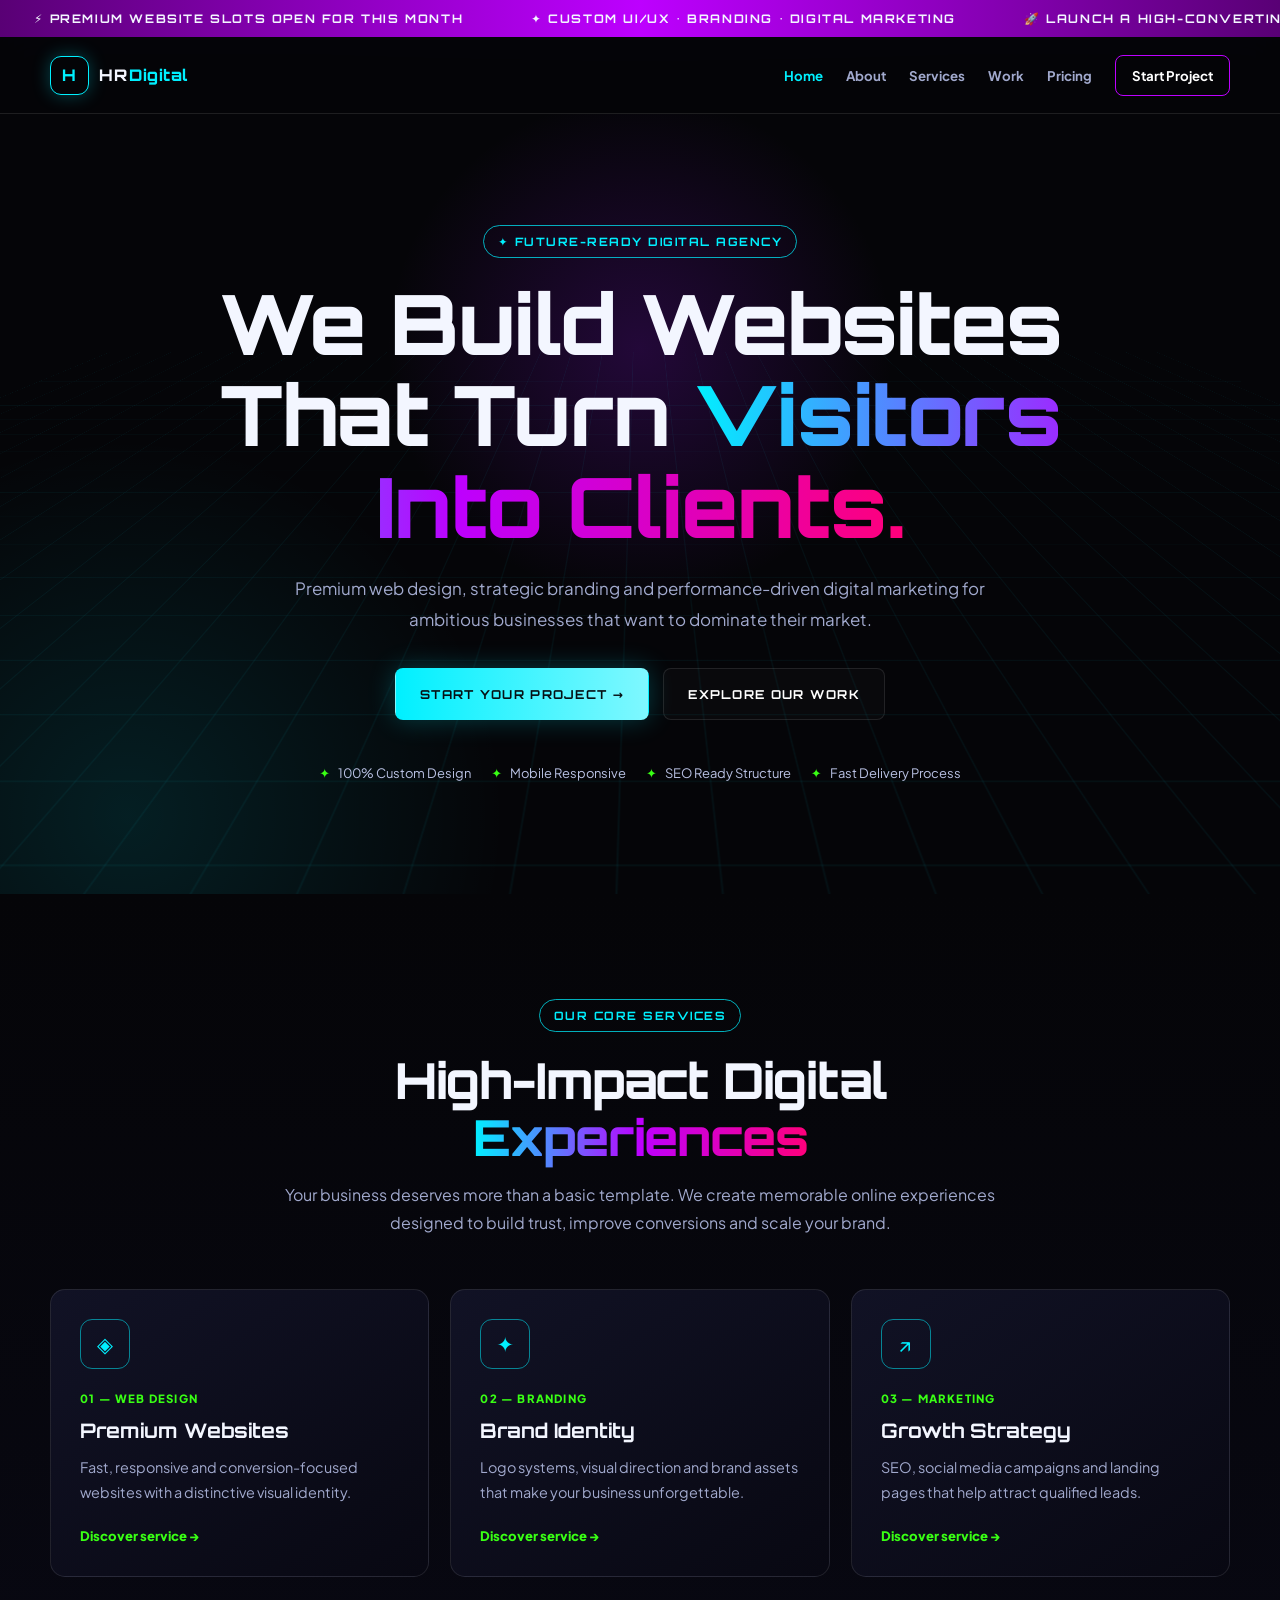
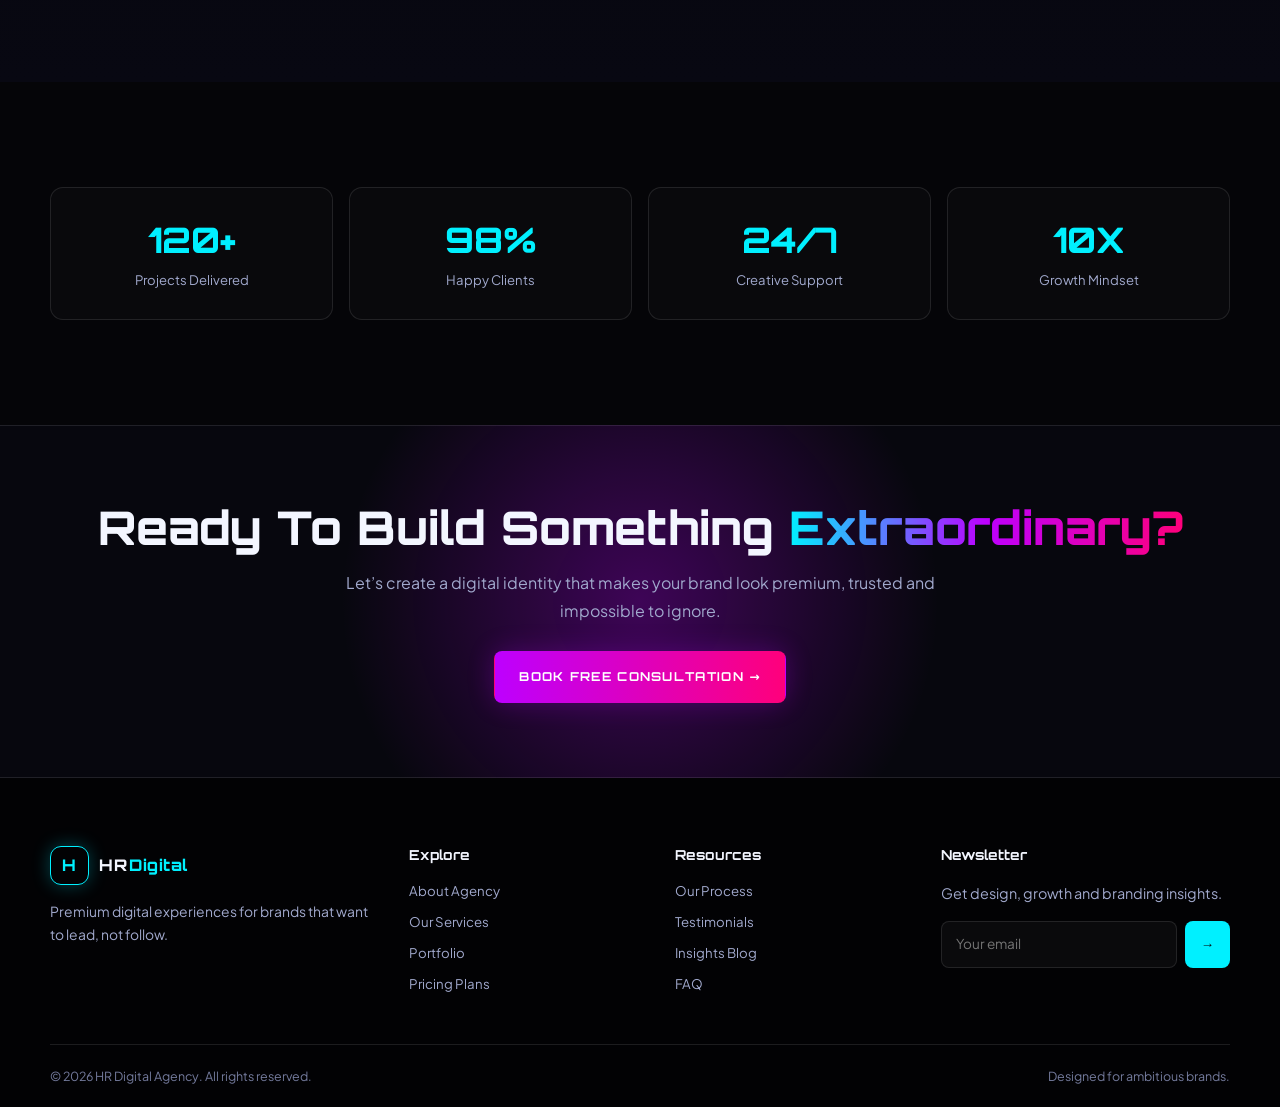
<file: index.html>
<!DOCTYPE html><html lang="en"><head><meta charset="UTF-8"><meta name="viewport" content="width=device-width, initial-scale=1.0"><meta name="description" content="HR Digital — Premium website creator and digital marketing agency."><title>HR Digital — Website Creator & Growth Agency</title><link rel="icon" href="favicon.svg" type="image/svg+xml"><link rel="stylesheet" href="style.css"></head><body><div class="scarcity-ticker"><div class="ticker-wrap"><div class="ticker-item">⚡ Premium website slots open for this month</div><div class="ticker-item">✦ Custom UI/UX • Branding • Digital Marketing</div><div class="ticker-item">🚀 Launch a high-converting digital presence</div><div class="ticker-item">⚡ Premium website slots open for this month</div><div class="ticker-item">✦ Custom UI/UX • Branding • Digital Marketing</div><div class="ticker-item">🚀 Launch a high-converting digital presence</div></div></div><header class="site-header"><div class="container navbar"><a href="index.html" class="logo"><span class="logo-mark">H</span>HR<span>Digital</span></a><button class="menu-toggle" aria-label="Open Menu">☰</button><ul class="nav-links"><li><a href="index.html">Home</a></li><li><a href="about.html">About</a></li><li><a href="services.html">Services</a></li><li><a href="portfolio.html">Work</a></li><li><a href="pricing.html">Pricing</a></li><li><a class="nav-cta" href="contact.html">Start Project</a></li></ul></div></header><main><section class="hero"><div class="hero-content"><span class="agency-badge">✦ Future-Ready Digital Agency</span><h1 class="hero-title">We Build Websites That Turn <span>Visitors Into Clients.</span></h1><p class="hero-subtitle">Premium web design, strategic branding and performance-driven digital marketing for ambitious businesses that want to dominate their market.</p><div class="cta-group"><a href="contact.html" class="btn-neon">Start Your Project →</a><a href="portfolio.html" class="btn-outline">Explore Our Work</a></div><div class="hero-trust"><span>100% Custom Design</span><span>Mobile Responsive</span><span>SEO Ready Structure</span><span>Fast Delivery Process</span></div></div></section><section class="section section-dark"><div class="container"><div class="section-header reveal"><span class="eyebrow">Our Core Services</span><h2>High-Impact Digital <span class="gradient-text">Experiences</span></h2><p class="section-desc">Your business deserves more than a basic template. We create memorable online experiences designed to build trust, improve conversions and scale your brand.</p></div><div class="grid-container"><article class="premium-card reveal"><div class="card-icon">◈</div><span class="card-badge">01 — Web Design</span><h3 class="card-title">Premium Websites</h3><p class="card-text">Fast, responsive and conversion-focused websites with a distinctive visual identity.</p><a href="services.html" class="card-link">Discover service →</a></article><article class="premium-card reveal"><div class="card-icon">✦</div><span class="card-badge">02 — Branding</span><h3 class="card-title">Brand Identity</h3><p class="card-text">Logo systems, visual direction and brand assets that make your business unforgettable.</p><a href="services.html" class="card-link">Discover service →</a></article><article class="premium-card reveal"><div class="card-icon">↗</div><span class="card-badge">03 — Marketing</span><h3 class="card-title">Growth Strategy</h3><p class="card-text">SEO, social media campaigns and landing pages that help attract qualified leads.</p><a href="services.html" class="card-link">Discover service →</a></article></div></div></section><section class="section"><div class="container"><div class="stats-grid reveal"><div class="stat-card"><div class="stat-number">120+</div><div class="stat-label">Projects Delivered</div></div><div class="stat-card"><div class="stat-number">98%</div><div class="stat-label">Happy Clients</div></div><div class="stat-card"><div class="stat-number">24/7</div><div class="stat-label">Creative Support</div></div><div class="stat-card"><div class="stat-number">10X</div><div class="stat-label">Growth Mindset</div></div></div></div></section><section class="bottom-cta"><div class="container reveal"><h2>Ready To Build Something <span class="gradient-text">Extraordinary?</span></h2><p>Let’s create a digital identity that makes your brand look premium, trusted and impossible to ignore.</p><a href="contact.html" class="btn-neon btn-purple">Book Free Consultation →</a></div></section></main><footer class="footer-agency"><div class="container"><div class="footer-grid"><div class="footer-brand"><a href="index.html" class="logo"><span class="logo-mark">H</span>HR<span>Digital</span></a><p>Premium digital experiences for brands that want to lead, not follow.</p></div><div><h4 class="footer-title">Explore</h4><ul class="footer-links"><li><a href="about.html">About Agency</a></li><li><a href="services.html">Our Services</a></li><li><a href="portfolio.html">Portfolio</a></li><li><a href="pricing.html">Pricing Plans</a></li></ul></div><div><h4 class="footer-title">Resources</h4><ul class="footer-links"><li><a href="process.html">Our Process</a></li><li><a href="testimonials.html">Testimonials</a></li><li><a href="blog.html">Insights Blog</a></li><li><a href="faq.html">FAQ</a></li></ul></div><div><h4 class="footer-title">Newsletter</h4><p class="card-text">Get design, growth and branding insights.</p><form class="footer-newsletter"><input type="email" name="newsletter-email" placeholder="Your email" aria-label="Your email" required><button type="submit">→</button></form></div></div><div class="footer-bottom"><span>© 2026 HR Digital Agency. All rights reserved.</span><span>Designed for ambitious brands.</span></div></div></footer><script src="script.js"></script></body></html>
</file>
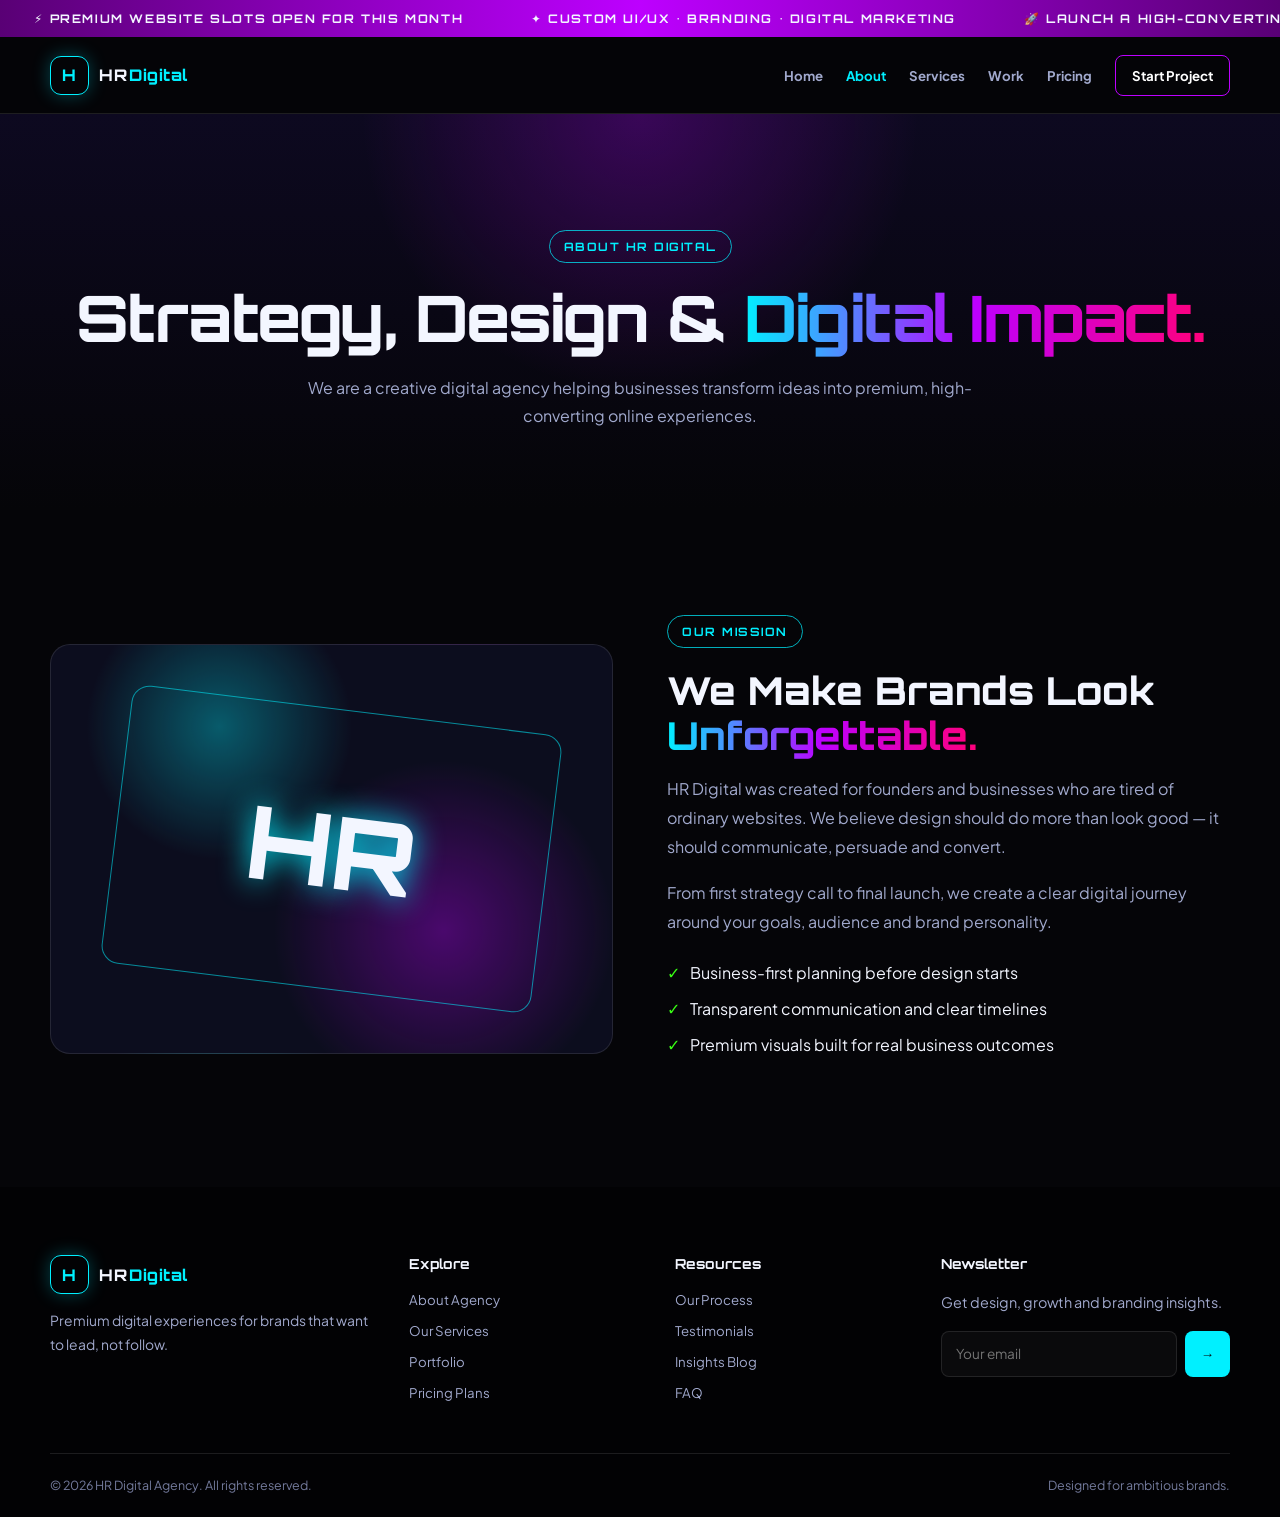
<file: about.html>
<!DOCTYPE html><html lang="en"><head><meta charset="UTF-8"><meta name="viewport" content="width=device-width, initial-scale=1.0"><meta name="description" content="HR Digital — Premium website creator and digital marketing agency."><title>About — HR Digital</title><link rel="icon" href="favicon.svg" type="image/svg+xml"><link rel="stylesheet" href="style.css"></head><body><div class="scarcity-ticker"><div class="ticker-wrap"><div class="ticker-item">⚡ Premium website slots open for this month</div><div class="ticker-item">✦ Custom UI/UX • Branding • Digital Marketing</div><div class="ticker-item">🚀 Launch a high-converting digital presence</div><div class="ticker-item">⚡ Premium website slots open for this month</div><div class="ticker-item">✦ Custom UI/UX • Branding • Digital Marketing</div><div class="ticker-item">🚀 Launch a high-converting digital presence</div></div></div><header class="site-header"><div class="container navbar"><a href="index.html" class="logo"><span class="logo-mark">H</span>HR<span>Digital</span></a><button class="menu-toggle" aria-label="Open Menu">☰</button><ul class="nav-links"><li><a href="index.html">Home</a></li><li><a href="about.html">About</a></li><li><a href="services.html">Services</a></li><li><a href="portfolio.html">Work</a></li><li><a href="pricing.html">Pricing</a></li><li><a class="nav-cta" href="contact.html">Start Project</a></li></ul></div></header><main><section class="page-hero"><div class="container"><span class="eyebrow">About HR Digital</span><h1>Strategy, Design & <span class="gradient-text">Digital Impact.</span></h1><p>We are a creative digital agency helping businesses transform ideas into premium, high-converting online experiences.</p></div></section><section class="section"><div class="container about-layout"><div class="about-visual reveal"></div><div class="about-content reveal"><span class="eyebrow">Our Mission</span><h2>We Make Brands Look <span class="gradient-text">Unforgettable.</span></h2><p>HR Digital was created for founders and businesses who are tired of ordinary websites. We believe design should do more than look good — it should communicate, persuade and convert.</p><p>From first strategy call to final launch, we create a clear digital journey around your goals, audience and brand personality.</p><ul class="check-list"><li>Business-first planning before design starts</li><li>Transparent communication and clear timelines</li><li>Premium visuals built for real business outcomes</li></ul></div></div></section></main><footer class="footer-agency"><div class="container"><div class="footer-grid"><div class="footer-brand"><a href="index.html" class="logo"><span class="logo-mark">H</span>HR<span>Digital</span></a><p>Premium digital experiences for brands that want to lead, not follow.</p></div><div><h4 class="footer-title">Explore</h4><ul class="footer-links"><li><a href="about.html">About Agency</a></li><li><a href="services.html">Our Services</a></li><li><a href="portfolio.html">Portfolio</a></li><li><a href="pricing.html">Pricing Plans</a></li></ul></div><div><h4 class="footer-title">Resources</h4><ul class="footer-links"><li><a href="process.html">Our Process</a></li><li><a href="testimonials.html">Testimonials</a></li><li><a href="blog.html">Insights Blog</a></li><li><a href="faq.html">FAQ</a></li></ul></div><div><h4 class="footer-title">Newsletter</h4><p class="card-text">Get design, growth and branding insights.</p><form class="footer-newsletter"><input type="email" name="newsletter-email" placeholder="Your email" aria-label="Your email" required><button type="submit">→</button></form></div></div><div class="footer-bottom"><span>© 2026 HR Digital Agency. All rights reserved.</span><span>Designed for ambitious brands.</span></div></div></footer><script src="script.js"></script></body></html>
</file>
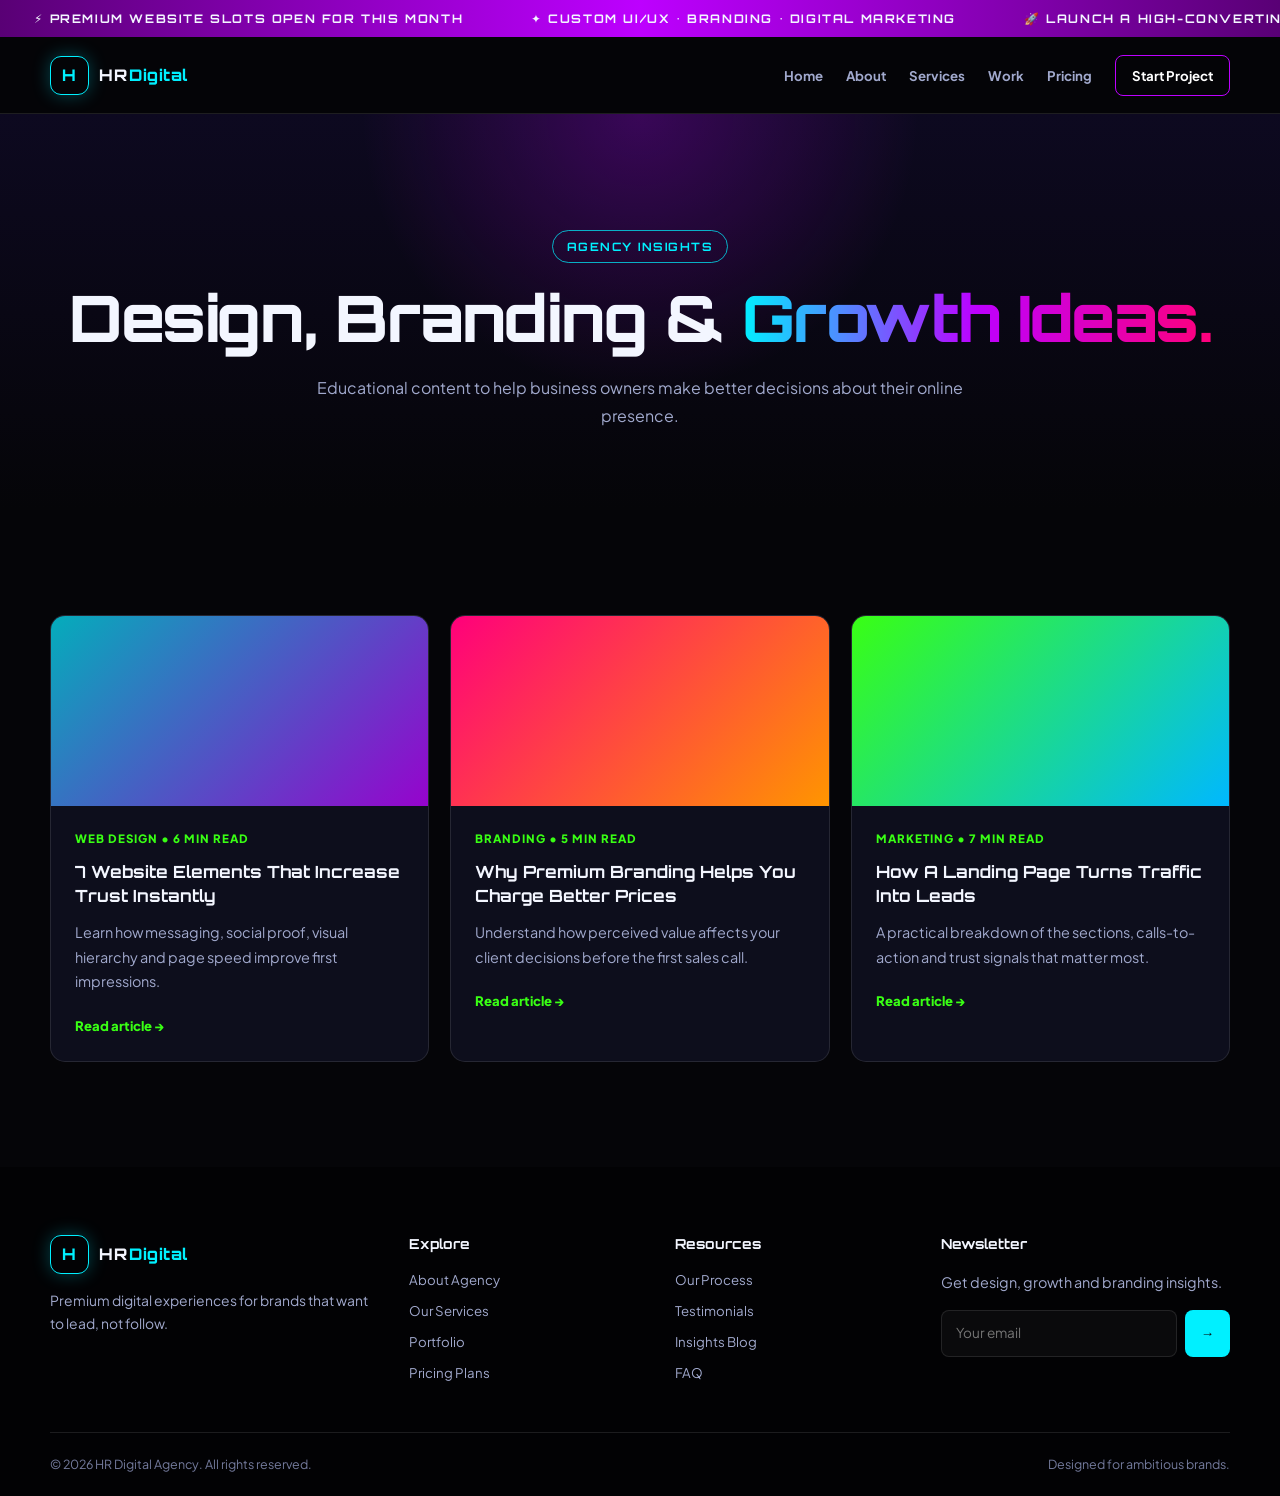
<file: blog.html>
<!DOCTYPE html><html lang="en"><head><meta charset="UTF-8"><meta name="viewport" content="width=device-width, initial-scale=1.0"><meta name="description" content="HR Digital — Premium website creator and digital marketing agency."><title>Blog — HR Digital</title><link rel="icon" href="favicon.svg" type="image/svg+xml"><link rel="stylesheet" href="style.css"></head><body><div class="scarcity-ticker"><div class="ticker-wrap"><div class="ticker-item">⚡ Premium website slots open for this month</div><div class="ticker-item">✦ Custom UI/UX • Branding • Digital Marketing</div><div class="ticker-item">🚀 Launch a high-converting digital presence</div><div class="ticker-item">⚡ Premium website slots open for this month</div><div class="ticker-item">✦ Custom UI/UX • Branding • Digital Marketing</div><div class="ticker-item">🚀 Launch a high-converting digital presence</div></div></div><header class="site-header"><div class="container navbar"><a href="index.html" class="logo"><span class="logo-mark">H</span>HR<span>Digital</span></a><button class="menu-toggle" aria-label="Open Menu">☰</button><ul class="nav-links"><li><a href="index.html">Home</a></li><li><a href="about.html">About</a></li><li><a href="services.html">Services</a></li><li><a href="portfolio.html">Work</a></li><li><a href="pricing.html">Pricing</a></li><li><a class="nav-cta" href="contact.html">Start Project</a></li></ul></div></header><main><section class="page-hero"><div class="container"><span class="eyebrow">Agency Insights</span><h1>Design, Branding & <span class="gradient-text">Growth Ideas.</span></h1><p>Educational content to help business owners make better decisions about their online presence.</p></div></section><section class="section"><div class="container blog-grid"><article class="blog-card reveal"><div class="blog-visual"></div><div class="blog-content"><span class="blog-meta">Web Design • 6 Min Read</span><h3>7 Website Elements That Increase Trust Instantly</h3><p>Learn how messaging, social proof, visual hierarchy and page speed improve first impressions.</p><a href="contact.html" class="card-link">Read article →</a></div></article><article class="blog-card reveal"><div class="blog-visual"></div><div class="blog-content"><span class="blog-meta">Branding • 5 Min Read</span><h3>Why Premium Branding Helps You Charge Better Prices</h3><p>Understand how perceived value affects your client decisions before the first sales call.</p><a href="contact.html" class="card-link">Read article →</a></div></article><article class="blog-card reveal"><div class="blog-visual"></div><div class="blog-content"><span class="blog-meta">Marketing • 7 Min Read</span><h3>How A Landing Page Turns Traffic Into Leads</h3><p>A practical breakdown of the sections, calls-to-action and trust signals that matter most.</p><a href="contact.html" class="card-link">Read article →</a></div></article></div></section></main><footer class="footer-agency"><div class="container"><div class="footer-grid"><div class="footer-brand"><a href="index.html" class="logo"><span class="logo-mark">H</span>HR<span>Digital</span></a><p>Premium digital experiences for brands that want to lead, not follow.</p></div><div><h4 class="footer-title">Explore</h4><ul class="footer-links"><li><a href="about.html">About Agency</a></li><li><a href="services.html">Our Services</a></li><li><a href="portfolio.html">Portfolio</a></li><li><a href="pricing.html">Pricing Plans</a></li></ul></div><div><h4 class="footer-title">Resources</h4><ul class="footer-links"><li><a href="process.html">Our Process</a></li><li><a href="testimonials.html">Testimonials</a></li><li><a href="blog.html">Insights Blog</a></li><li><a href="faq.html">FAQ</a></li></ul></div><div><h4 class="footer-title">Newsletter</h4><p class="card-text">Get design, growth and branding insights.</p><form class="footer-newsletter"><input type="email" name="newsletter-email" placeholder="Your email" aria-label="Your email" required><button type="submit">→</button></form></div></div><div class="footer-bottom"><span>© 2026 HR Digital Agency. All rights reserved.</span><span>Designed for ambitious brands.</span></div></div></footer><script src="script.js"></script></body></html>
</file>
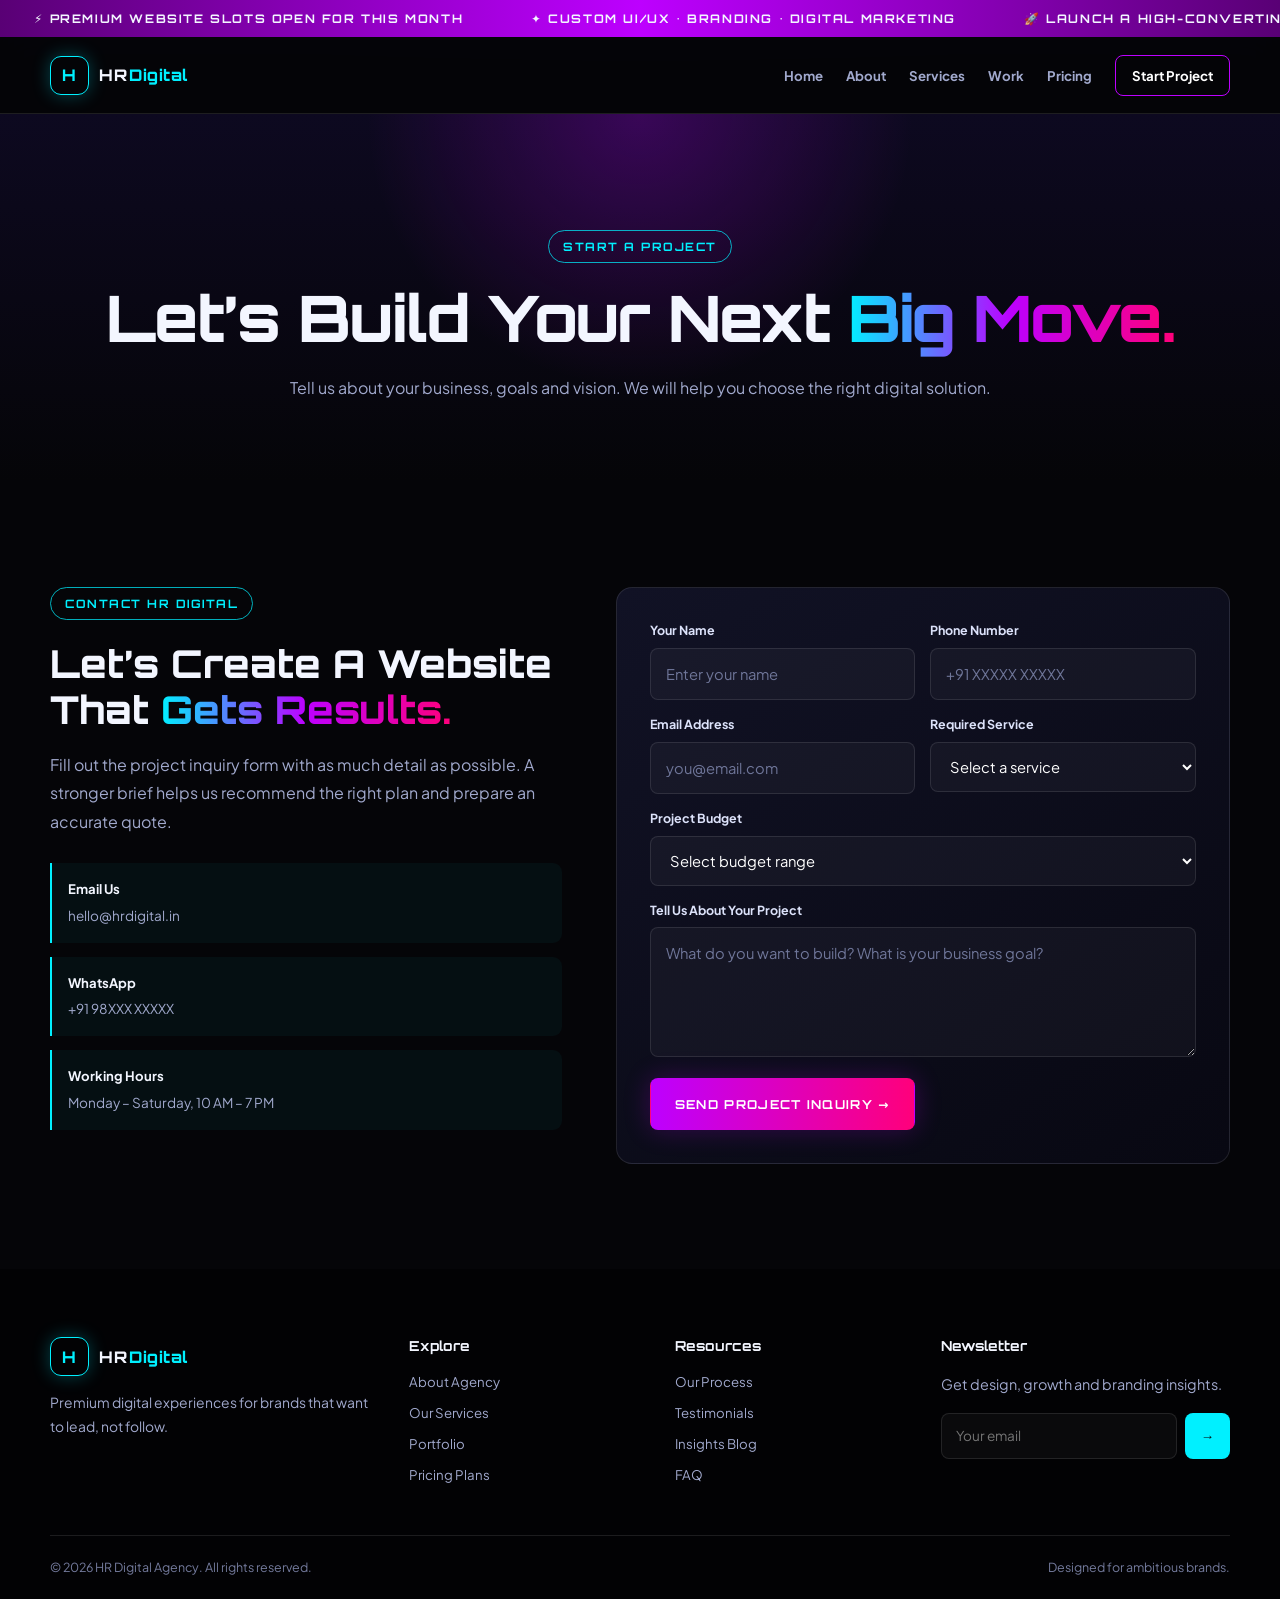
<file: contact.html>
<!DOCTYPE html><html lang="en"><head><meta charset="UTF-8"><meta name="viewport" content="width=device-width, initial-scale=1.0"><meta name="description" content="HR Digital — Premium website creator and digital marketing agency."><title>Contact — HR Digital</title><link rel="icon" href="favicon.svg" type="image/svg+xml"><link rel="stylesheet" href="style.css"></head><body><div class="scarcity-ticker"><div class="ticker-wrap"><div class="ticker-item">⚡ Premium website slots open for this month</div><div class="ticker-item">✦ Custom UI/UX • Branding • Digital Marketing</div><div class="ticker-item">🚀 Launch a high-converting digital presence</div><div class="ticker-item">⚡ Premium website slots open for this month</div><div class="ticker-item">✦ Custom UI/UX • Branding • Digital Marketing</div><div class="ticker-item">🚀 Launch a high-converting digital presence</div></div></div><header class="site-header"><div class="container navbar"><a href="index.html" class="logo"><span class="logo-mark">H</span>HR<span>Digital</span></a><button class="menu-toggle" aria-label="Open Menu">☰</button><ul class="nav-links"><li><a href="index.html">Home</a></li><li><a href="about.html">About</a></li><li><a href="services.html">Services</a></li><li><a href="portfolio.html">Work</a></li><li><a href="pricing.html">Pricing</a></li><li><a class="nav-cta" href="contact.html">Start Project</a></li></ul></div></header><main><section class="page-hero"><div class="container"><span class="eyebrow">Start A Project</span><h1>Let’s Build Your Next <span class="gradient-text">Big Move.</span></h1><p>Tell us about your business, goals and vision. We will help you choose the right digital solution.</p></div></section><section class="section"><div class="container contact-layout"><div class="contact-info reveal"><span class="eyebrow">Contact HR Digital</span><h2>Let’s Create A Website That <span class="gradient-text">Gets Results.</span></h2><p>Fill out the project inquiry form with as much detail as possible. A stronger brief helps us recommend the right plan and prepare an accurate quote.</p><div class="contact-details"><div class="contact-detail"><strong>Email Us</strong><span>hello@hrdigital.in</span></div><div class="contact-detail"><strong>WhatsApp</strong><span>+91 98XXX XXXXX</span></div><div class="contact-detail"><strong>Working Hours</strong><span>Monday – Saturday, 10 AM – 7 PM</span></div></div></div><form class="contact-form reveal"><div class="form-grid"><div class="form-group"><label for="name">Your Name</label><input class="form-control" id="name" name="name" autocomplete="name" type="text" placeholder="Enter your name" required></div><div class="form-group"><label for="phone">Phone Number</label><input class="form-control" id="phone" name="phone" autocomplete="tel" type="tel" placeholder="+91 XXXXX XXXXX" required></div><div class="form-group"><label for="email">Email Address</label><input class="form-control" id="email" name="email" autocomplete="email" type="email" placeholder="you@email.com" required></div><div class="form-group"><label for="service">Required Service</label><select class="form-control" id="service" name="service" required><option value="">Select a service</option><option>Website Design</option><option>E-Commerce Website</option><option>Brand Identity</option><option>Digital Marketing</option><option>Custom Package</option></select></div><div class="form-group full"><label for="budget">Project Budget</label><select class="form-control" id="budget" name="budget" required><option value="">Select budget range</option><option>₹10,000 – ₹25,000</option><option>₹25,000 – ₹50,000</option><option>₹50,000 – ₹1,00,000</option><option>₹1,00,000+</option></select></div><div class="form-group full"><label for="message">Tell Us About Your Project</label><textarea class="form-control" id="message" name="message" placeholder="What do you want to build? What is your business goal?" required></textarea></div><div class="form-group full"><button class="btn-neon btn-purple" type="submit">Send Project Inquiry →</button></div></div></form></div></section></main><footer class="footer-agency"><div class="container"><div class="footer-grid"><div class="footer-brand"><a href="index.html" class="logo"><span class="logo-mark">H</span>HR<span>Digital</span></a><p>Premium digital experiences for brands that want to lead, not follow.</p></div><div><h4 class="footer-title">Explore</h4><ul class="footer-links"><li><a href="about.html">About Agency</a></li><li><a href="services.html">Our Services</a></li><li><a href="portfolio.html">Portfolio</a></li><li><a href="pricing.html">Pricing Plans</a></li></ul></div><div><h4 class="footer-title">Resources</h4><ul class="footer-links"><li><a href="process.html">Our Process</a></li><li><a href="testimonials.html">Testimonials</a></li><li><a href="blog.html">Insights Blog</a></li><li><a href="faq.html">FAQ</a></li></ul></div><div><h4 class="footer-title">Newsletter</h4><p class="card-text">Get design, growth and branding insights.</p><form class="footer-newsletter"><input type="email" name="newsletter-email" placeholder="Your email" aria-label="Your email" required><button type="submit">→</button></form></div></div><div class="footer-bottom"><span>© 2026 HR Digital Agency. All rights reserved.</span><span>Designed for ambitious brands.</span></div></div></footer><script src="script.js"></script></body></html>
</file>
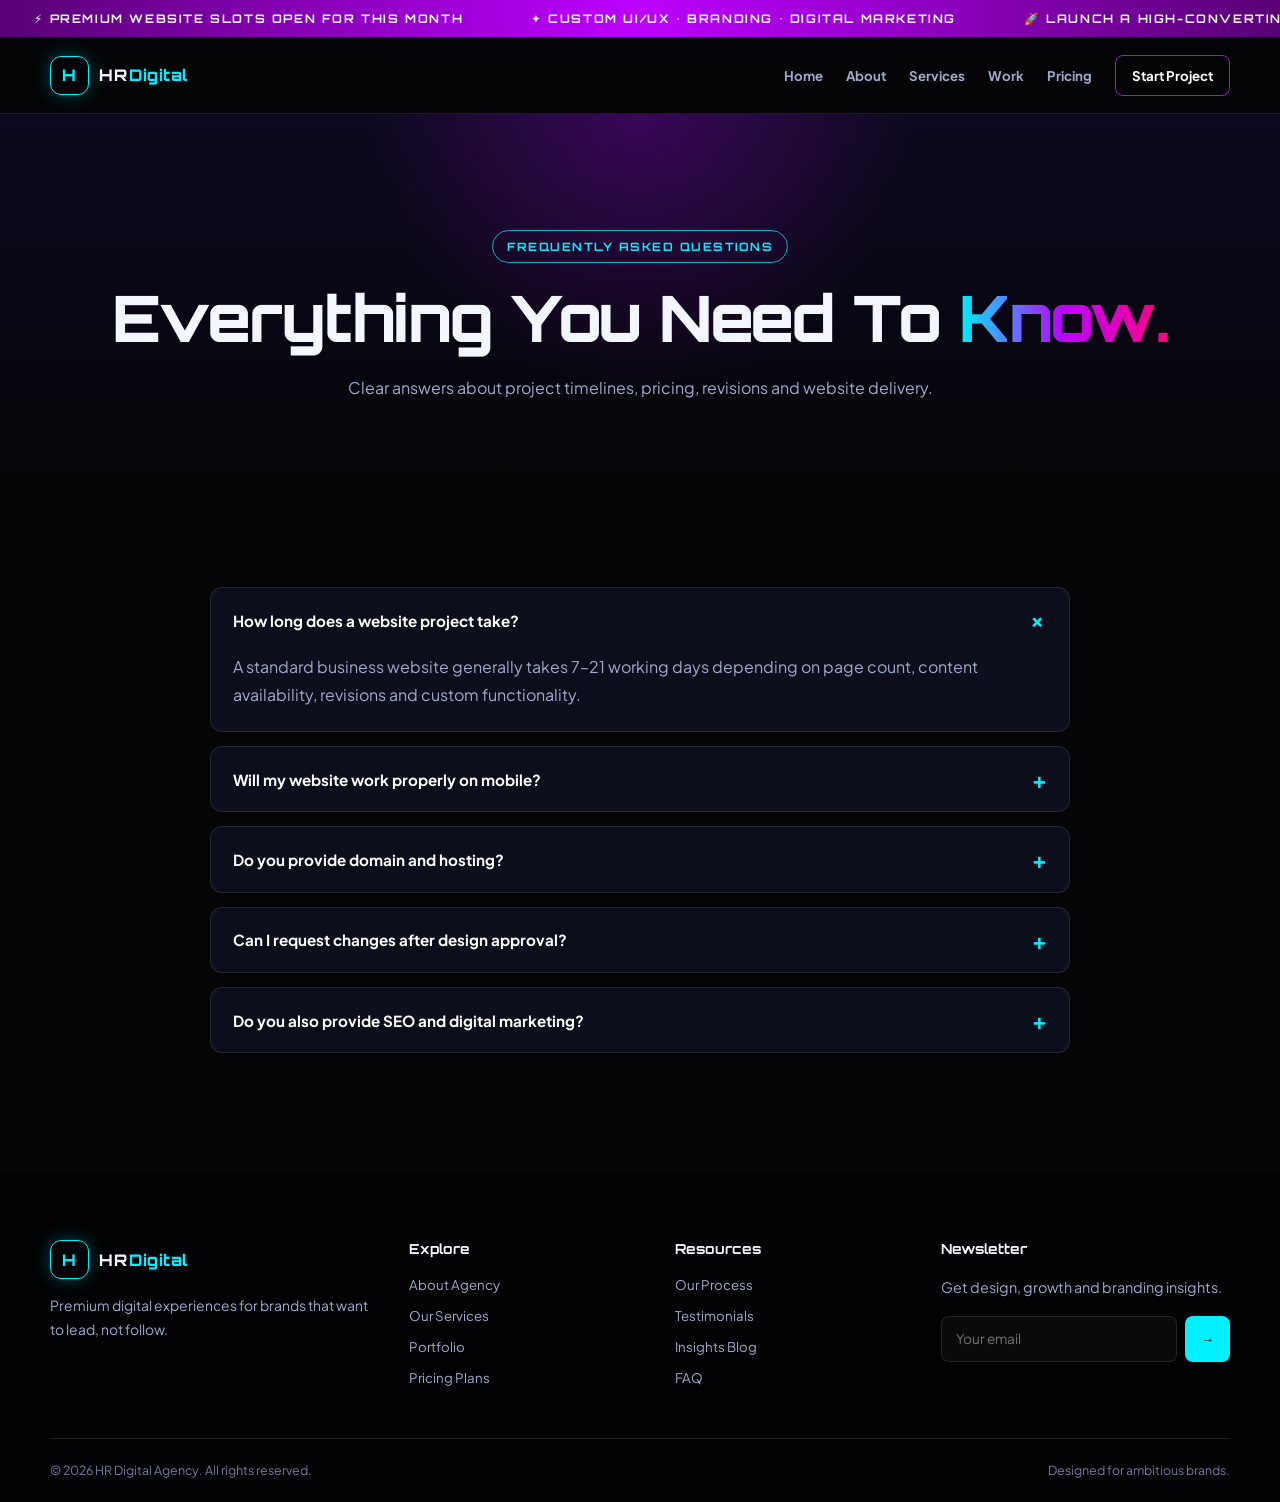
<file: faq.html>
<!DOCTYPE html><html lang="en"><head><meta charset="UTF-8"><meta name="viewport" content="width=device-width, initial-scale=1.0"><meta name="description" content="HR Digital — Premium website creator and digital marketing agency."><title>FAQ — HR Digital</title><link rel="icon" href="favicon.svg" type="image/svg+xml"><link rel="stylesheet" href="style.css"></head><body><div class="scarcity-ticker"><div class="ticker-wrap"><div class="ticker-item">⚡ Premium website slots open for this month</div><div class="ticker-item">✦ Custom UI/UX • Branding • Digital Marketing</div><div class="ticker-item">🚀 Launch a high-converting digital presence</div><div class="ticker-item">⚡ Premium website slots open for this month</div><div class="ticker-item">✦ Custom UI/UX • Branding • Digital Marketing</div><div class="ticker-item">🚀 Launch a high-converting digital presence</div></div></div><header class="site-header"><div class="container navbar"><a href="index.html" class="logo"><span class="logo-mark">H</span>HR<span>Digital</span></a><button class="menu-toggle" aria-label="Open Menu">☰</button><ul class="nav-links"><li><a href="index.html">Home</a></li><li><a href="about.html">About</a></li><li><a href="services.html">Services</a></li><li><a href="portfolio.html">Work</a></li><li><a href="pricing.html">Pricing</a></li><li><a class="nav-cta" href="contact.html">Start Project</a></li></ul></div></header><main><section class="page-hero"><div class="container"><span class="eyebrow">Frequently Asked Questions</span><h1>Everything You Need To <span class="gradient-text">Know.</span></h1><p>Clear answers about project timelines, pricing, revisions and website delivery.</p></div></section><section class="section"><div class="container faq-wrap"><article class="faq-item active reveal"><button class="faq-question">How long does a website project take?<span>+</span></button><div class="faq-answer"><div><p>A standard business website generally takes 7–21 working days depending on page count, content availability, revisions and custom functionality.</p></div></div></article><article class="faq-item  reveal"><button class="faq-question">Will my website work properly on mobile?<span>+</span></button><div class="faq-answer"><div><p>Yes. Every website is designed responsively for mobile, tablet, laptop and desktop screens.</p></div></div></article><article class="faq-item  reveal"><button class="faq-question">Do you provide domain and hosting?<span>+</span></button><div class="faq-answer"><div><p>We can guide you through domain and hosting selection, or set it up for you as part of a custom package.</p></div></div></article><article class="faq-item  reveal"><button class="faq-question">Can I request changes after design approval?<span>+</span></button><div class="faq-answer"><div><p>Yes. Each package includes defined revision rounds. Additional requests can also be handled transparently.</p></div></div></article><article class="faq-item  reveal"><button class="faq-question">Do you also provide SEO and digital marketing?<span>+</span></button><div class="faq-answer"><div><p>Yes. We can include SEO setup, landing pages, branding assets and growth-focused marketing support.</p></div></div></article></div></section></main><footer class="footer-agency"><div class="container"><div class="footer-grid"><div class="footer-brand"><a href="index.html" class="logo"><span class="logo-mark">H</span>HR<span>Digital</span></a><p>Premium digital experiences for brands that want to lead, not follow.</p></div><div><h4 class="footer-title">Explore</h4><ul class="footer-links"><li><a href="about.html">About Agency</a></li><li><a href="services.html">Our Services</a></li><li><a href="portfolio.html">Portfolio</a></li><li><a href="pricing.html">Pricing Plans</a></li></ul></div><div><h4 class="footer-title">Resources</h4><ul class="footer-links"><li><a href="process.html">Our Process</a></li><li><a href="testimonials.html">Testimonials</a></li><li><a href="blog.html">Insights Blog</a></li><li><a href="faq.html">FAQ</a></li></ul></div><div><h4 class="footer-title">Newsletter</h4><p class="card-text">Get design, growth and branding insights.</p><form class="footer-newsletter"><input type="email" name="newsletter-email" placeholder="Your email" aria-label="Your email" required><button type="submit">→</button></form></div></div><div class="footer-bottom"><span>© 2026 HR Digital Agency. All rights reserved.</span><span>Designed for ambitious brands.</span></div></div></footer><script src="script.js"></script></body></html>
</file>
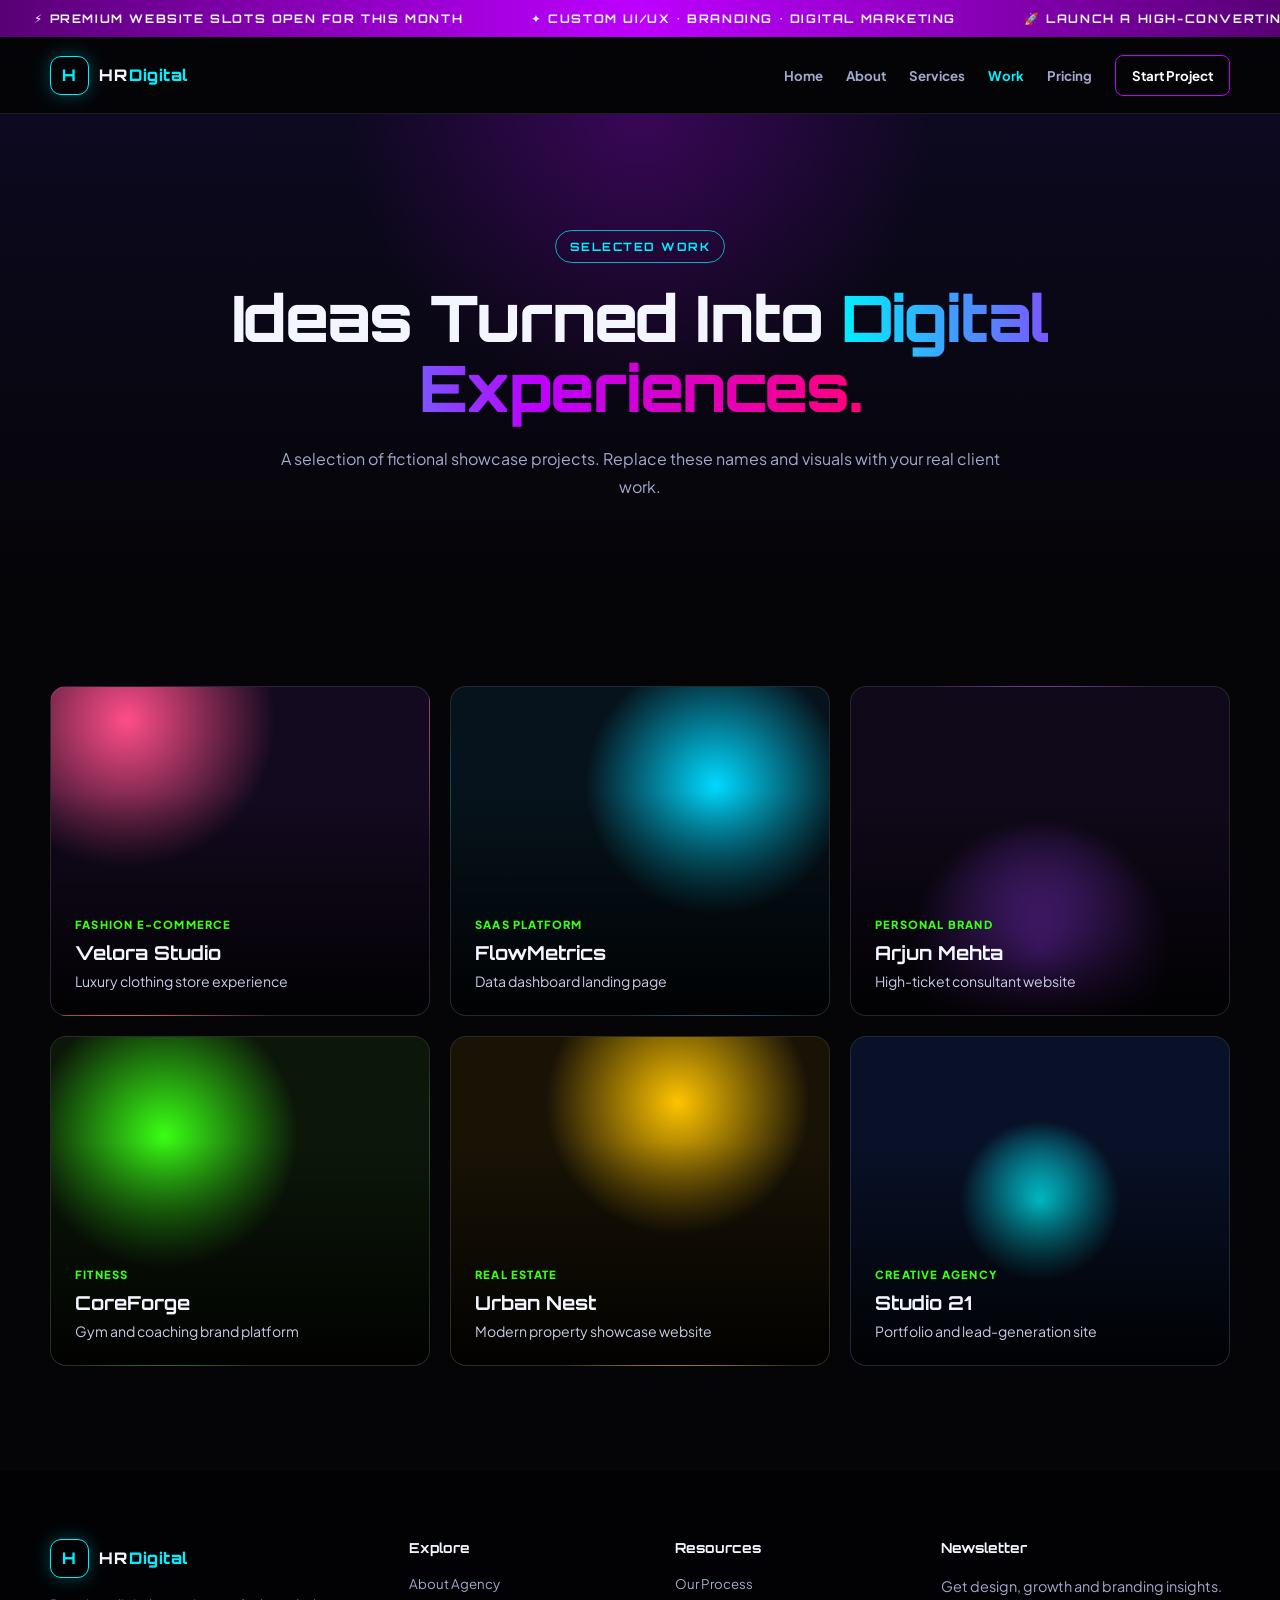
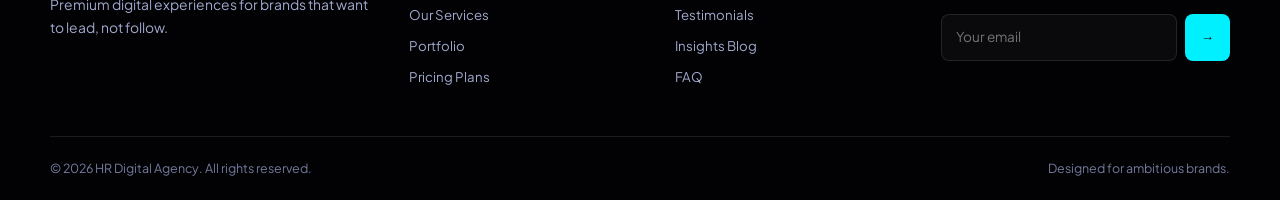
<file: portfolio.html>
<!DOCTYPE html><html lang="en"><head><meta charset="UTF-8"><meta name="viewport" content="width=device-width, initial-scale=1.0"><meta name="description" content="HR Digital — Premium website creator and digital marketing agency."><title>Portfolio — HR Digital</title><link rel="icon" href="favicon.svg" type="image/svg+xml"><link rel="stylesheet" href="style.css"></head><body><div class="scarcity-ticker"><div class="ticker-wrap"><div class="ticker-item">⚡ Premium website slots open for this month</div><div class="ticker-item">✦ Custom UI/UX • Branding • Digital Marketing</div><div class="ticker-item">🚀 Launch a high-converting digital presence</div><div class="ticker-item">⚡ Premium website slots open for this month</div><div class="ticker-item">✦ Custom UI/UX • Branding • Digital Marketing</div><div class="ticker-item">🚀 Launch a high-converting digital presence</div></div></div><header class="site-header"><div class="container navbar"><a href="index.html" class="logo"><span class="logo-mark">H</span>HR<span>Digital</span></a><button class="menu-toggle" aria-label="Open Menu">☰</button><ul class="nav-links"><li><a href="index.html">Home</a></li><li><a href="about.html">About</a></li><li><a href="services.html">Services</a></li><li><a href="portfolio.html">Work</a></li><li><a href="pricing.html">Pricing</a></li><li><a class="nav-cta" href="contact.html">Start Project</a></li></ul></div></header><main><section class="page-hero"><div class="container"><span class="eyebrow">Selected Work</span><h1>Ideas Turned Into <span class="gradient-text">Digital Experiences.</span></h1><p>A selection of fictional showcase projects. Replace these names and visuals with your real client work.</p></div></section><section class="section"><div class="container"><div class="portfolio-grid"><article class="portfolio-card reveal"><div class="portfolio-content"><span class="portfolio-tag">Fashion E-Commerce</span><h3>Velora Studio</h3><p>Luxury clothing store experience</p></div></article><article class="portfolio-card reveal"><div class="portfolio-content"><span class="portfolio-tag">SaaS Platform</span><h3>FlowMetrics</h3><p>Data dashboard landing page</p></div></article><article class="portfolio-card reveal"><div class="portfolio-content"><span class="portfolio-tag">Personal Brand</span><h3>Arjun Mehta</h3><p>High-ticket consultant website</p></div></article><article class="portfolio-card reveal"><div class="portfolio-content"><span class="portfolio-tag">Fitness</span><h3>CoreForge</h3><p>Gym and coaching brand platform</p></div></article><article class="portfolio-card reveal"><div class="portfolio-content"><span class="portfolio-tag">Real Estate</span><h3>Urban Nest</h3><p>Modern property showcase website</p></div></article><article class="portfolio-card reveal"><div class="portfolio-content"><span class="portfolio-tag">Creative Agency</span><h3>Studio 21</h3><p>Portfolio and lead-generation site</p></div></article></div></div></section></main><footer class="footer-agency"><div class="container"><div class="footer-grid"><div class="footer-brand"><a href="index.html" class="logo"><span class="logo-mark">H</span>HR<span>Digital</span></a><p>Premium digital experiences for brands that want to lead, not follow.</p></div><div><h4 class="footer-title">Explore</h4><ul class="footer-links"><li><a href="about.html">About Agency</a></li><li><a href="services.html">Our Services</a></li><li><a href="portfolio.html">Portfolio</a></li><li><a href="pricing.html">Pricing Plans</a></li></ul></div><div><h4 class="footer-title">Resources</h4><ul class="footer-links"><li><a href="process.html">Our Process</a></li><li><a href="testimonials.html">Testimonials</a></li><li><a href="blog.html">Insights Blog</a></li><li><a href="faq.html">FAQ</a></li></ul></div><div><h4 class="footer-title">Newsletter</h4><p class="card-text">Get design, growth and branding insights.</p><form class="footer-newsletter"><input type="email" name="newsletter-email" placeholder="Your email" aria-label="Your email" required><button type="submit">→</button></form></div></div><div class="footer-bottom"><span>© 2026 HR Digital Agency. All rights reserved.</span><span>Designed for ambitious brands.</span></div></div></footer><script src="script.js"></script></body></html>
</file>
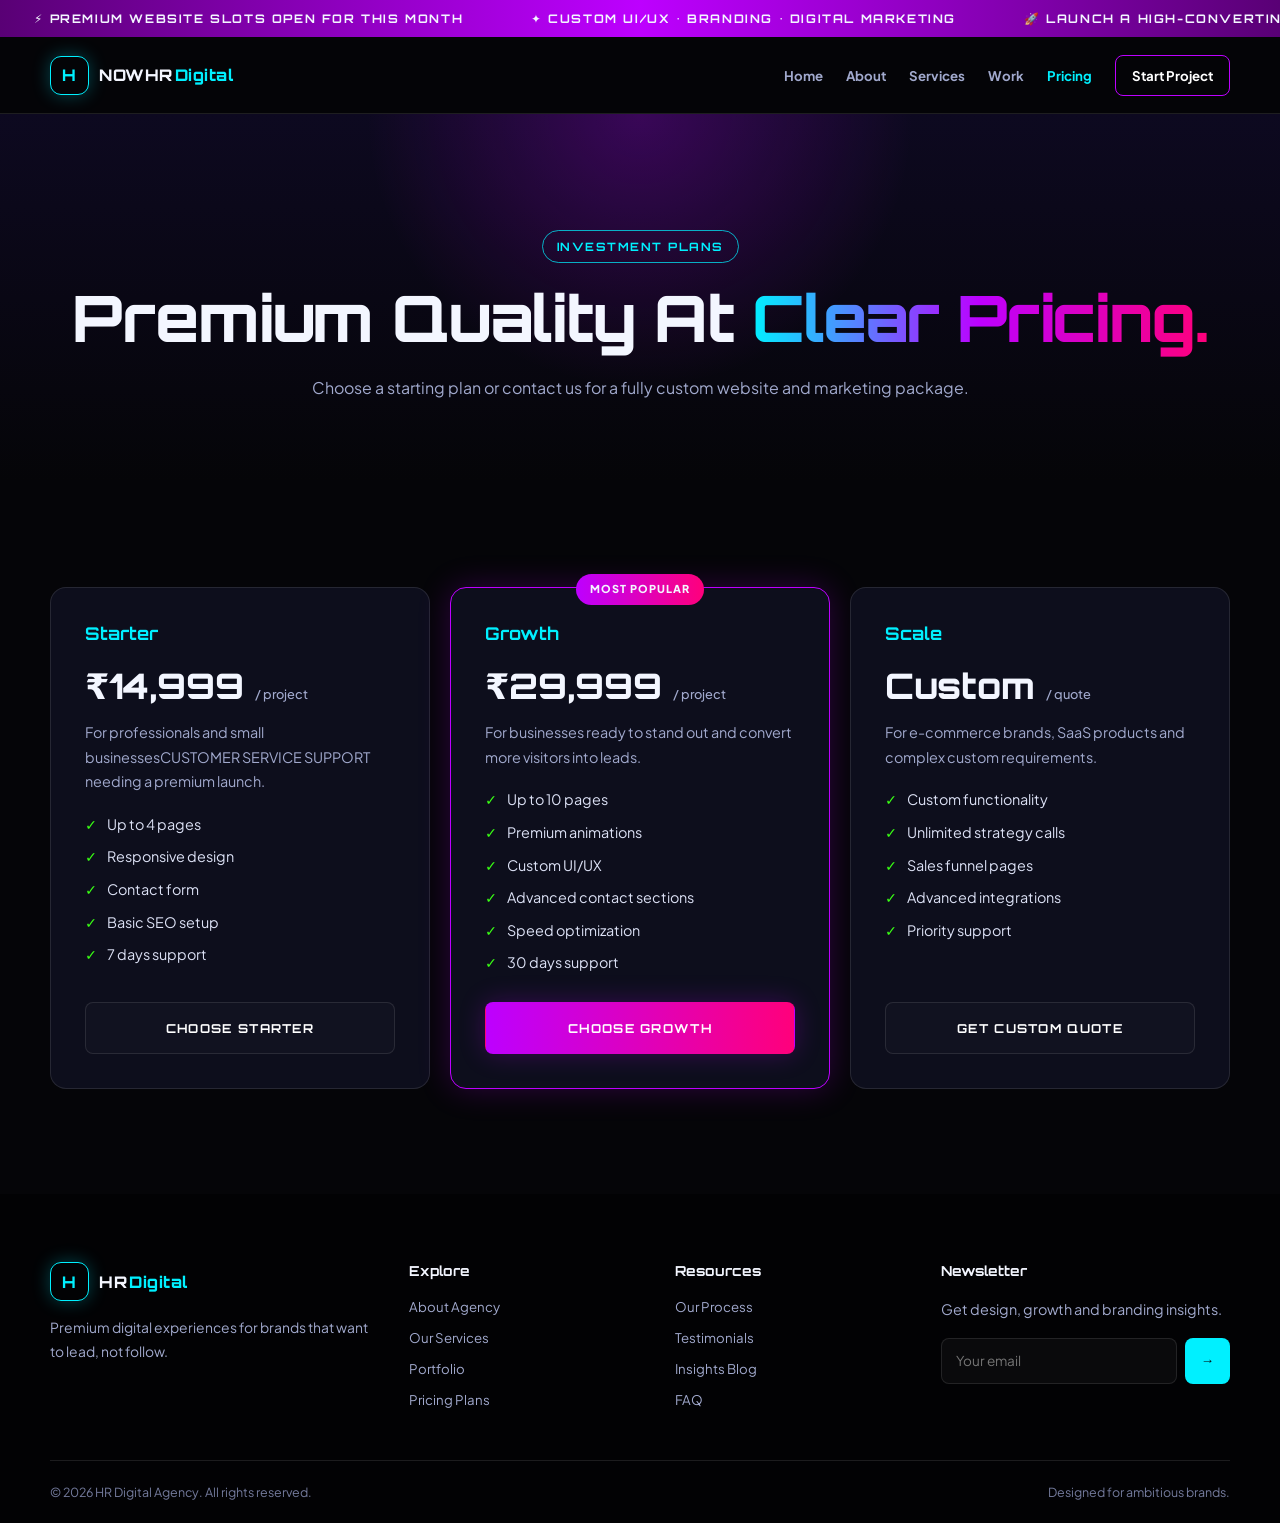
<file: pricing.html>
<!DOCTYPE html><html lang="en"><head><meta charset="UTF-8"><meta name="viewport" content="width=device-width, initial-scale=1.0"><meta name="description" content="NOWHR Digital — Premium website UI/UX DESIGN LAYOUT SEO SERVICES creator and digital marketing agency and grow your business."><title>Pricing — NOWHRDigital</title><link rel="icon" href="favicon.svg" type="image/svg+xml"><link rel="stylesheet" href="style.css"></head><body><div class="scarcity-ticker"><div class="ticker-wrap"><div class="ticker-item">⚡ Premium website slots open for this month</div><div class="ticker-item">✦ Custom UI/UX • Branding • Digital Marketing</div><div class="ticker-item">🚀 Launch a high-converting digital presence</div><div class="ticker-item">⚡ Premium website slots open for this month</div><div class="ticker-item">✦ Custom UI/UX • Branding • Digital Marketing</div><div class="ticker-item">🚀 Launch a high-converting digital presence</div></div></div><header class="site-header"><div class="container navbar"><a href="index.html" class="logo"><span class="logo-mark">H</span>NOWHR<span>Digital</span></a><button class="menu-toggle" aria-label="Open Menu">☰</button><ul class="nav-links"><li><a href="index.html">Home</a></li><li><a href="about.html">About</a></li><li><a href="services.html">Services</a></li><li><a href="portfolio.html">Work</a></li><li><a href="pricing.html">Pricing</a></li><li><a class="nav-cta" href="contact.html">Start Project</a></li></ul></div></header><main><section class="page-hero"><div class="container"><span class="eyebrow">Investment Plans</span><h1>Premium Quality At <span class="gradient-text">Clear Pricing.</span></h1><p>Choose a starting plan or contact us for a fully custom website and marketing package.</p></div></section><section class="section"><div class="container"><div class="pricing-grid"><article class="price-card reveal"><h3 class="plan-name">Starter</h3><div class="plan-price">₹14,999 <small>/ project</small></div><p class="plan-desc">For professionals and small businessesCUSTOMER SERVICE SUPPORT needing a premium launch.</p><ul class="plan-features"><li>Up to 4 pages</li><li>Responsive design</li><li>Contact form</li><li>Basic SEO setup</li><li>7 days support</li></ul><a href="contact.html" class="btn-outline">Choose Starter</a></article><article class="price-card featured reveal"><span class="popular-label">MOST POPULAR</span><h3 class="plan-name">Growth</h3><div class="plan-price">₹29,999 <small>/ project</small></div><p class="plan-desc">For businesses ready to stand out and convert more visitors into leads.</p><ul class="plan-features"><li>Up to 10 pages</li><li>Premium animations</li><li>Custom UI/UX</li><li>Advanced contact sections</li><li>Speed optimization</li><li>30 days support</li></ul><a href="contact.html" class="btn-neon btn-purple">Choose Growth</a></article><article class="price-card reveal"><h3 class="plan-name">Scale</h3><div class="plan-price">Custom <small>/ quote</small></div><p class="plan-desc">For e-commerce brands, SaaS products and complex custom requirements.</p><ul class="plan-features"><li>Custom functionality</li><li>Unlimited strategy calls</li><li>Sales funnel pages</li><li>Advanced integrations</li><li>Priority support</li></ul><a href="contact.html" class="btn-outline">Get Custom Quote</a></article></div></div></section></main><footer class="footer-agency"><div class="container"><div class="footer-grid"><div class="footer-brand"><a href="index.html" class="logo"><span class="logo-mark">H</span>HR<span>Digital</span></a><p>Premium digital experiences for brands that want to lead, not follow.</p></div><div><h4 class="footer-title">Explore</h4><ul class="footer-links"><li><a href="about.html">About Agency</a></li><li><a href="services.html">Our Services</a></li><li><a href="portfolio.html">Portfolio</a></li><li><a href="pricing.html">Pricing Plans</a></li></ul></div><div><h4 class="footer-title">Resources</h4><ul class="footer-links"><li><a href="process.html">Our Process</a></li><li><a href="testimonials.html">Testimonials</a></li><li><a href="blog.html">Insights Blog</a></li><li><a href="faq.html">FAQ</a></li></ul></div><div><h4 class="footer-title">Newsletter</h4><p class="card-text">Get design, growth and branding insights.</p><form class="footer-newsletter"><input type="email" name="newsletter-email" placeholder="Your email" aria-label="Your email" required><button type="submit">→</button></form></div></div><div class="footer-bottom"><span>© 2026 HR Digital Agency. All rights reserved.</span><span>Designed for ambitious brands.</span></div></div></footer><script src="script.js"></script></body></html>
</file>
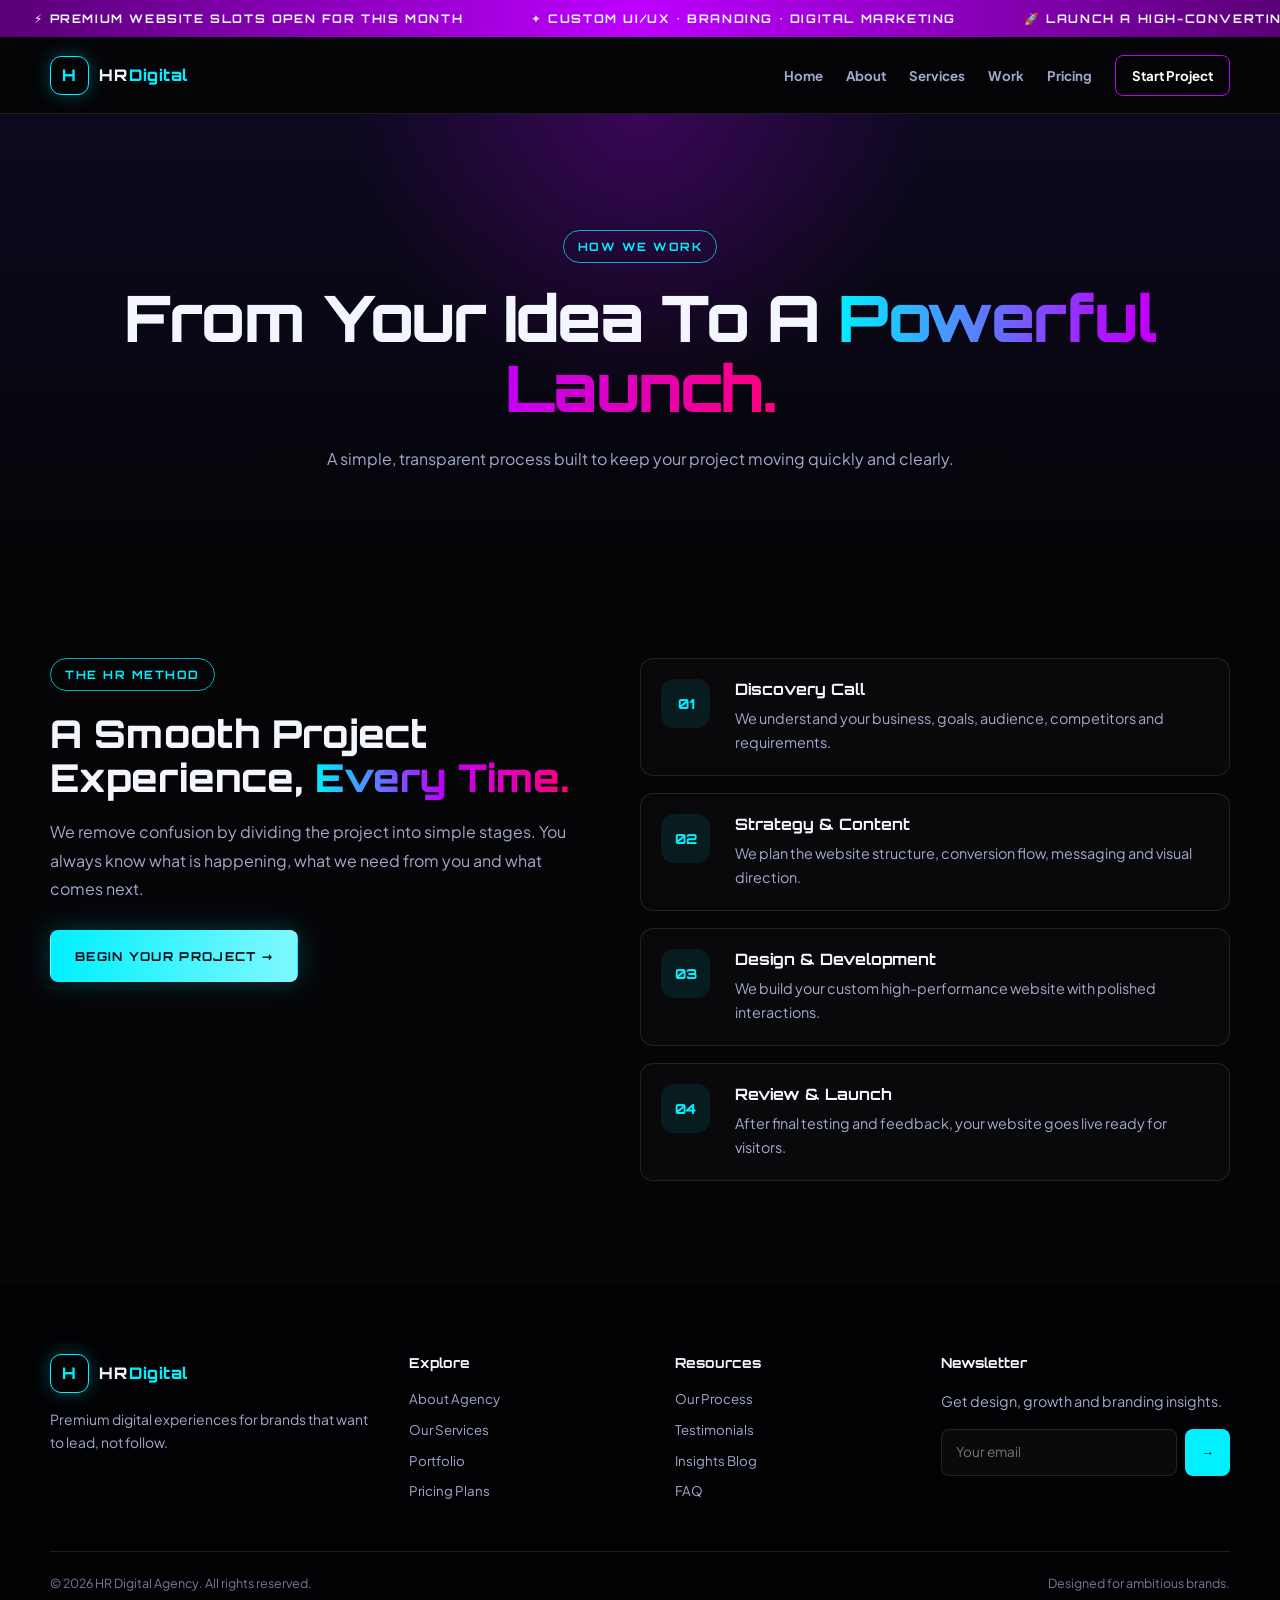
<file: process.html>
<!DOCTYPE html><html lang="en"><head><meta charset="UTF-8"><meta name="viewport" content="width=device-width, initial-scale=1.0"><meta name="description" content="HR Digital — Premium website creator and digital marketing agency."><title>Our Process — HR Digital</title><link rel="icon" href="favicon.svg" type="image/svg+xml"><link rel="stylesheet" href="style.css"></head><body><div class="scarcity-ticker"><div class="ticker-wrap"><div class="ticker-item">⚡ Premium website slots open for this month</div><div class="ticker-item">✦ Custom UI/UX • Branding • Digital Marketing</div><div class="ticker-item">🚀 Launch a high-converting digital presence</div><div class="ticker-item">⚡ Premium website slots open for this month</div><div class="ticker-item">✦ Custom UI/UX • Branding • Digital Marketing</div><div class="ticker-item">🚀 Launch a high-converting digital presence</div></div></div><header class="site-header"><div class="container navbar"><a href="index.html" class="logo"><span class="logo-mark">H</span>HR<span>Digital</span></a><button class="menu-toggle" aria-label="Open Menu">☰</button><ul class="nav-links"><li><a href="index.html">Home</a></li><li><a href="about.html">About</a></li><li><a href="services.html">Services</a></li><li><a href="portfolio.html">Work</a></li><li><a href="pricing.html">Pricing</a></li><li><a class="nav-cta" href="contact.html">Start Project</a></li></ul></div></header><main><section class="page-hero"><div class="container"><span class="eyebrow">How We Work</span><h1>From Your Idea To A <span class="gradient-text">Powerful Launch.</span></h1><p>A simple, transparent process built to keep your project moving quickly and clearly.</p></div></section><section class="section"><div class="container process-layout"><div class="process-content reveal"><span class="eyebrow">The HR Method</span><h2>A Smooth Project Experience, <span class="gradient-text">Every Time.</span></h2><p>We remove confusion by dividing the project into simple stages. You always know what is happening, what we need from you and what comes next.</p><a href="contact.html" class="btn-neon">Begin Your Project →</a></div><div class="process-steps reveal"><article class="process-step"><div class="step-number">01</div><div><h3>Discovery Call</h3><p>We understand your business, goals, audience, competitors and requirements.</p></div></article><article class="process-step"><div class="step-number">02</div><div><h3>Strategy & Content</h3><p>We plan the website structure, conversion flow, messaging and visual direction.</p></div></article><article class="process-step"><div class="step-number">03</div><div><h3>Design & Development</h3><p>We build your custom high-performance website with polished interactions.</p></div></article><article class="process-step"><div class="step-number">04</div><div><h3>Review & Launch</h3><p>After final testing and feedback, your website goes live ready for visitors.</p></div></article></div></div></section></main><footer class="footer-agency"><div class="container"><div class="footer-grid"><div class="footer-brand"><a href="index.html" class="logo"><span class="logo-mark">H</span>HR<span>Digital</span></a><p>Premium digital experiences for brands that want to lead, not follow.</p></div><div><h4 class="footer-title">Explore</h4><ul class="footer-links"><li><a href="about.html">About Agency</a></li><li><a href="services.html">Our Services</a></li><li><a href="portfolio.html">Portfolio</a></li><li><a href="pricing.html">Pricing Plans</a></li></ul></div><div><h4 class="footer-title">Resources</h4><ul class="footer-links"><li><a href="process.html">Our Process</a></li><li><a href="testimonials.html">Testimonials</a></li><li><a href="blog.html">Insights Blog</a></li><li><a href="faq.html">FAQ</a></li></ul></div><div><h4 class="footer-title">Newsletter</h4><p class="card-text">Get design, growth and branding insights.</p><form class="footer-newsletter"><input type="email" name="newsletter-email" placeholder="Your email" aria-label="Your email" required><button type="submit">→</button></form></div></div><div class="footer-bottom"><span>© 2026 HR Digital Agency. All rights reserved.</span><span>Designed for ambitious brands.</span></div></div></footer><script src="script.js"></script></body></html>
</file>
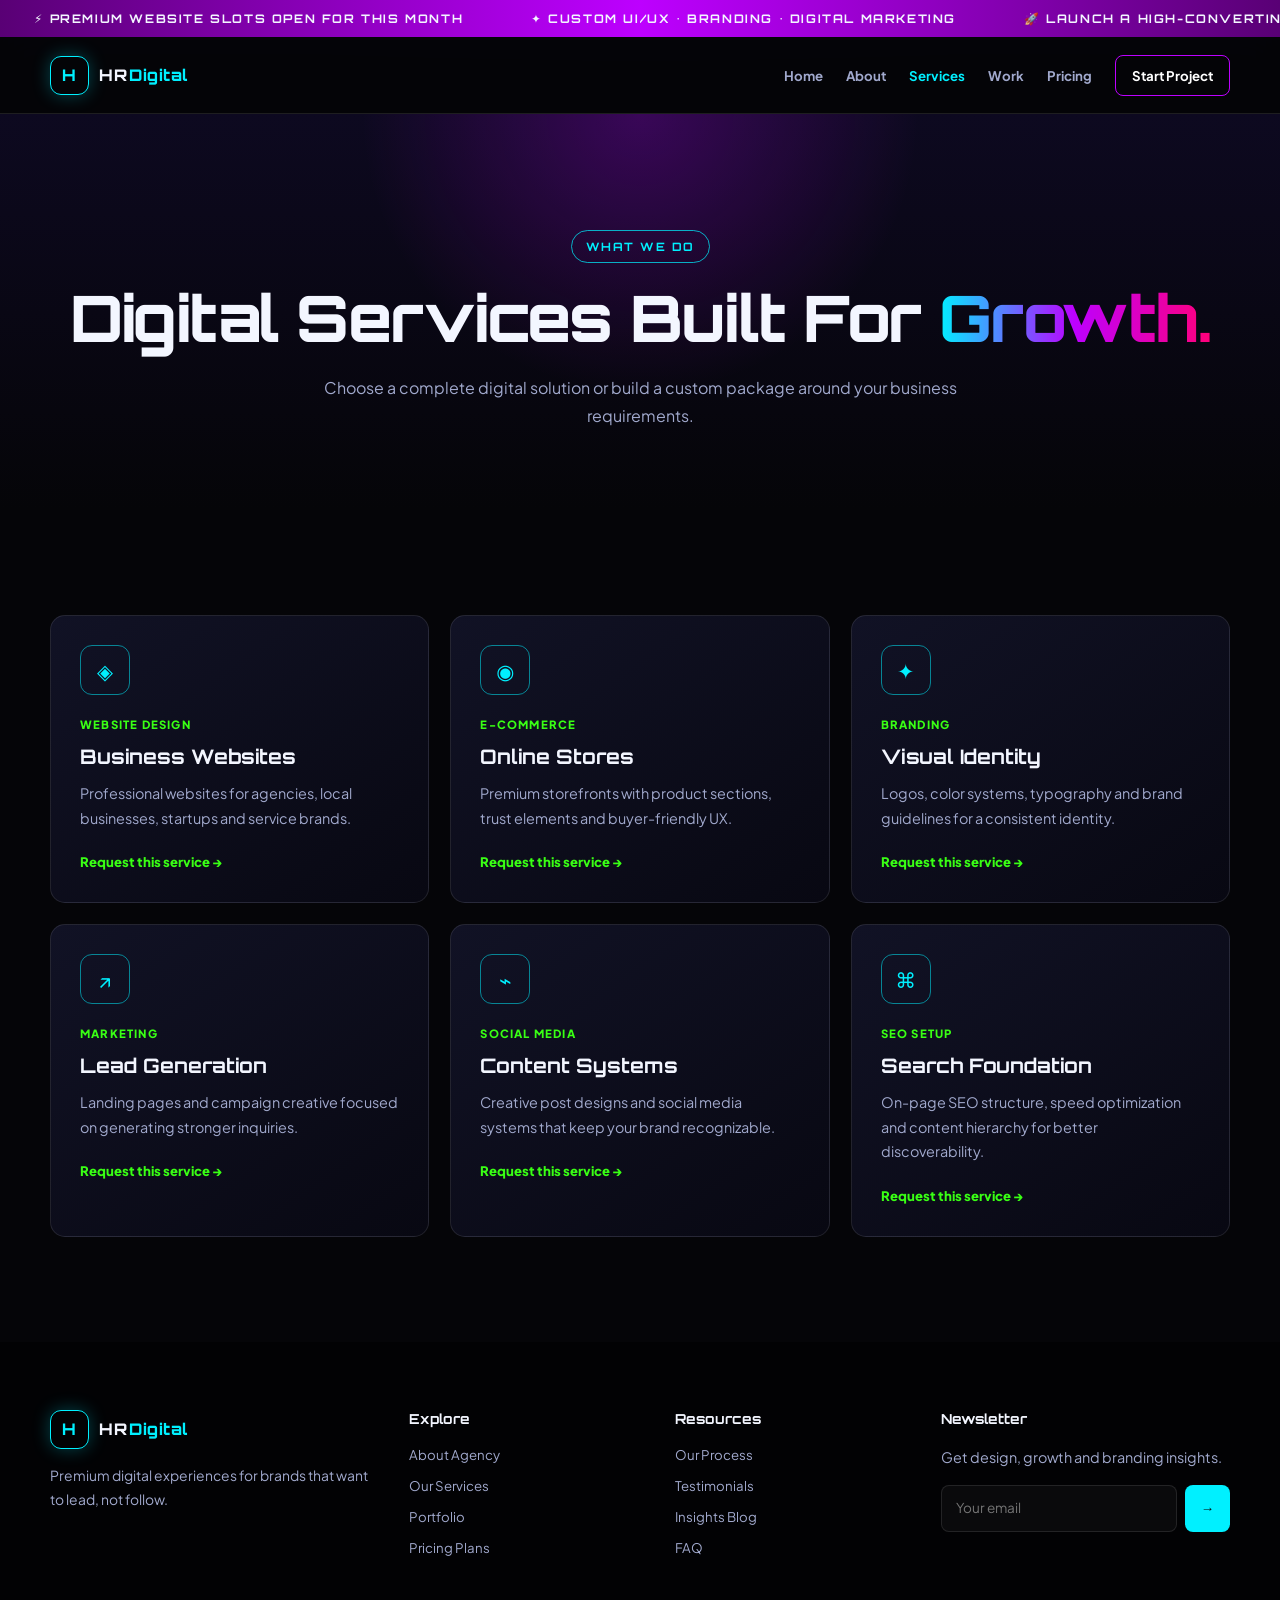
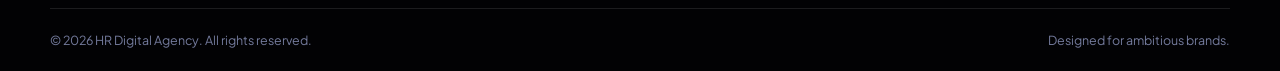
<file: services.html>
<!DOCTYPE html><html lang="en"><head><meta charset="UTF-8"><meta name="viewport" content="width=device-width, initial-scale=1.0"><meta name="description" content="HR Digital — Premium website creator and digital marketing agency."><title>Services — HR Digital</title><link rel="icon" href="favicon.svg" type="image/svg+xml"><link rel="stylesheet" href="style.css"></head><body><div class="scarcity-ticker"><div class="ticker-wrap"><div class="ticker-item">⚡ Premium website slots open for this month</div><div class="ticker-item">✦ Custom UI/UX • Branding • Digital Marketing</div><div class="ticker-item">🚀 Launch a high-converting digital presence</div><div class="ticker-item">⚡ Premium website slots open for this month</div><div class="ticker-item">✦ Custom UI/UX • Branding • Digital Marketing</div><div class="ticker-item">🚀 Launch a high-converting digital presence</div></div></div><header class="site-header"><div class="container navbar"><a href="index.html" class="logo"><span class="logo-mark">H</span>HR<span>Digital</span></a><button class="menu-toggle" aria-label="Open Menu">☰</button><ul class="nav-links"><li><a href="index.html">Home</a></li><li><a href="about.html">About</a></li><li><a href="services.html">Services</a></li><li><a href="portfolio.html">Work</a></li><li><a href="pricing.html">Pricing</a></li><li><a class="nav-cta" href="contact.html">Start Project</a></li></ul></div></header><main><section class="page-hero"><div class="container"><span class="eyebrow">What We Do</span><h1>Digital Services Built For <span class="gradient-text">Growth.</span></h1><p>Choose a complete digital solution or build a custom package around your business requirements.</p></div></section><section class="section"><div class="container"><div class="grid-container"><article class="premium-card reveal"><div class="card-icon">◈</div><span class="card-badge">Website Design</span><h3 class="card-title">Business Websites</h3><p class="card-text">Professional websites for agencies, local businesses, startups and service brands.</p><a href="contact.html" class="card-link">Request this service →</a></article><article class="premium-card reveal"><div class="card-icon">◉</div><span class="card-badge">E-Commerce</span><h3 class="card-title">Online Stores</h3><p class="card-text">Premium storefronts with product sections, trust elements and buyer-friendly UX.</p><a href="contact.html" class="card-link">Request this service →</a></article><article class="premium-card reveal"><div class="card-icon">✦</div><span class="card-badge">Branding</span><h3 class="card-title">Visual Identity</h3><p class="card-text">Logos, color systems, typography and brand guidelines for a consistent identity.</p><a href="contact.html" class="card-link">Request this service →</a></article><article class="premium-card reveal"><div class="card-icon">↗</div><span class="card-badge">Marketing</span><h3 class="card-title">Lead Generation</h3><p class="card-text">Landing pages and campaign creative focused on generating stronger inquiries.</p><a href="contact.html" class="card-link">Request this service →</a></article><article class="premium-card reveal"><div class="card-icon">⌁</div><span class="card-badge">Social Media</span><h3 class="card-title">Content Systems</h3><p class="card-text">Creative post designs and social media systems that keep your brand recognizable.</p><a href="contact.html" class="card-link">Request this service →</a></article><article class="premium-card reveal"><div class="card-icon">⌘</div><span class="card-badge">SEO Setup</span><h3 class="card-title">Search Foundation</h3><p class="card-text">On-page SEO structure, speed optimization and content hierarchy for better discoverability.</p><a href="contact.html" class="card-link">Request this service →</a></article></div></div></section></main><footer class="footer-agency"><div class="container"><div class="footer-grid"><div class="footer-brand"><a href="index.html" class="logo"><span class="logo-mark">H</span>HR<span>Digital</span></a><p>Premium digital experiences for brands that want to lead, not follow.</p></div><div><h4 class="footer-title">Explore</h4><ul class="footer-links"><li><a href="about.html">About Agency</a></li><li><a href="services.html">Our Services</a></li><li><a href="portfolio.html">Portfolio</a></li><li><a href="pricing.html">Pricing Plans</a></li></ul></div><div><h4 class="footer-title">Resources</h4><ul class="footer-links"><li><a href="process.html">Our Process</a></li><li><a href="testimonials.html">Testimonials</a></li><li><a href="blog.html">Insights Blog</a></li><li><a href="faq.html">FAQ</a></li></ul></div><div><h4 class="footer-title">Newsletter</h4><p class="card-text">Get design, growth and branding insights.</p><form class="footer-newsletter"><input type="email" name="newsletter-email" placeholder="Your email" aria-label="Your email" required><button type="submit">→</button></form></div></div><div class="footer-bottom"><span>© 2026 HR Digital Agency. All rights reserved.</span><span>Designed for ambitious brands.</span></div></div></footer><script src="script.js"></script></body></html>
</file>
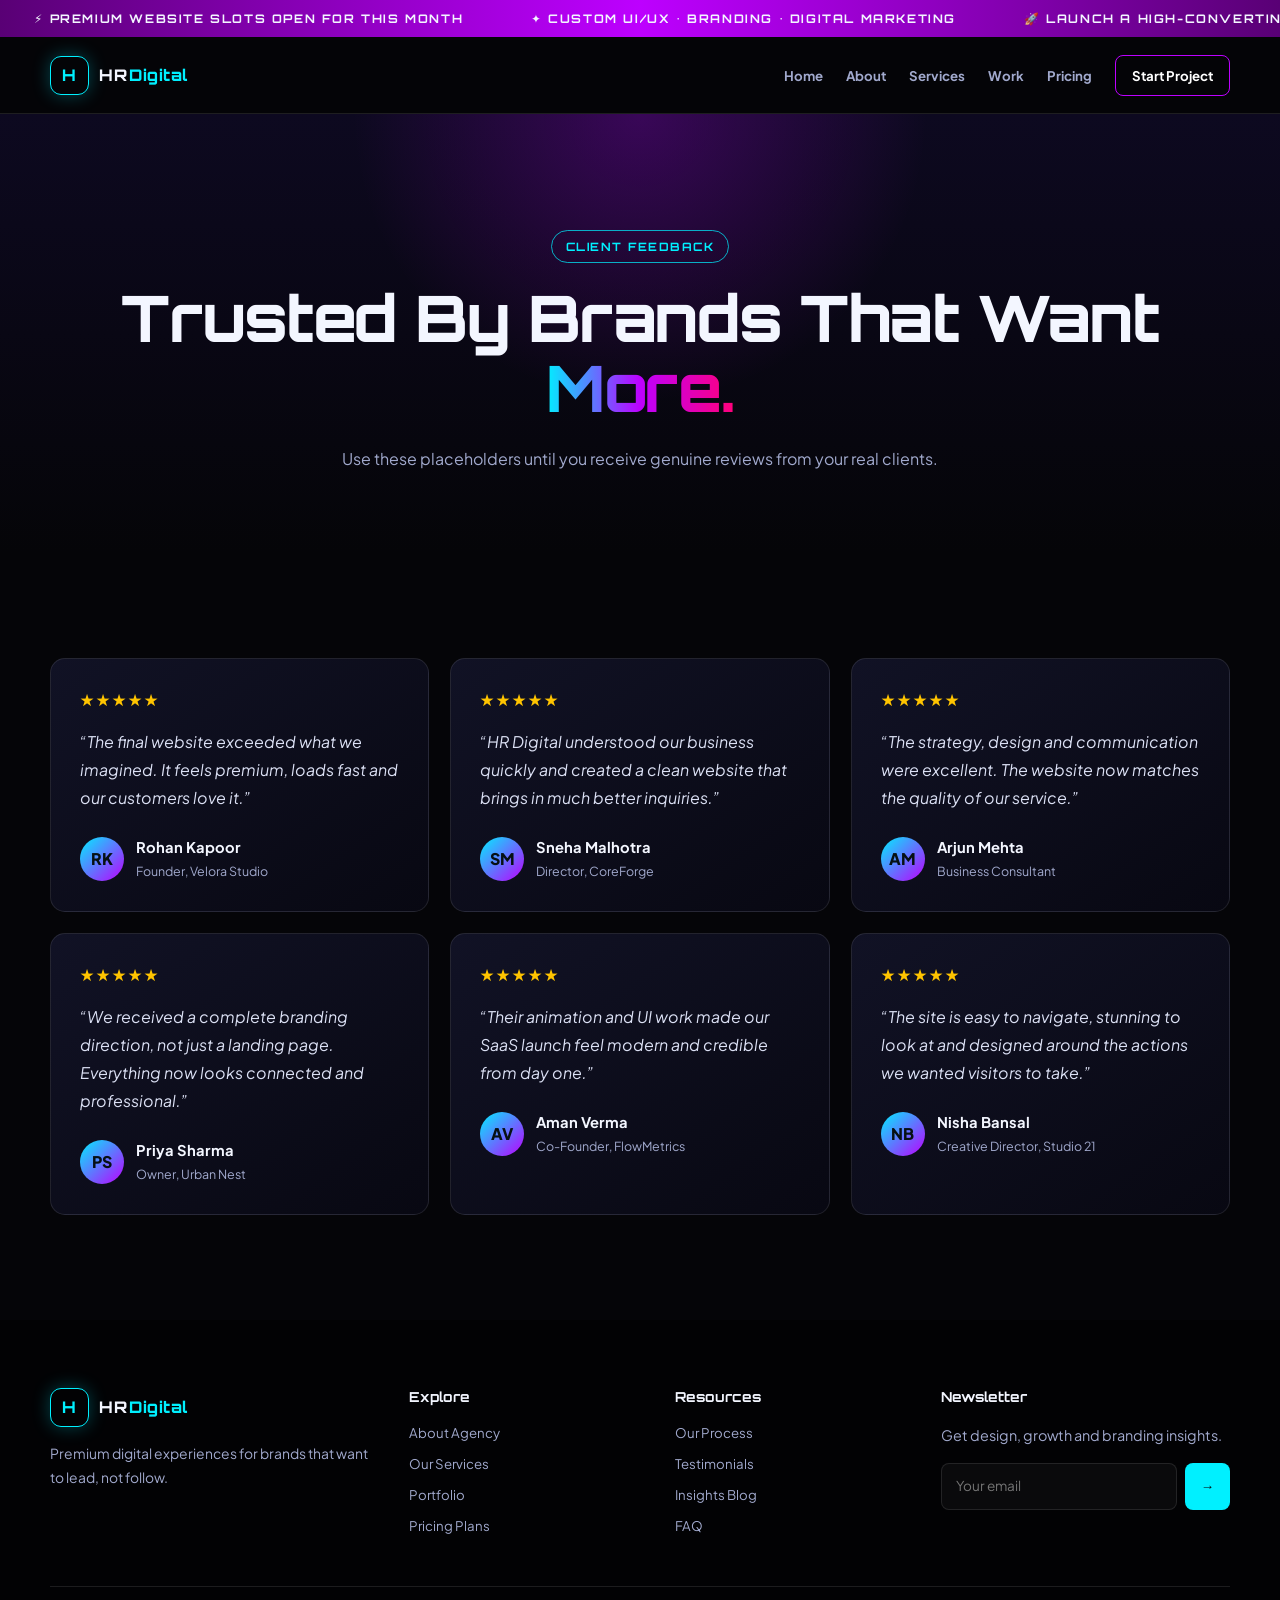
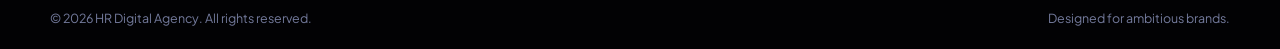
<file: testimonials.html>
<!DOCTYPE html><html lang="en"><head><meta charset="UTF-8"><meta name="viewport" content="width=device-width, initial-scale=1.0"><meta name="description" content="HR Digital — Premium website creator and digital marketing agency."><title>Testimonials — HR Digital</title><link rel="icon" href="favicon.svg" type="image/svg+xml"><link rel="stylesheet" href="style.css"></head><body><div class="scarcity-ticker"><div class="ticker-wrap"><div class="ticker-item">⚡ Premium website slots open for this month</div><div class="ticker-item">✦ Custom UI/UX • Branding • Digital Marketing</div><div class="ticker-item">🚀 Launch a high-converting digital presence</div><div class="ticker-item">⚡ Premium website slots open for this month</div><div class="ticker-item">✦ Custom UI/UX • Branding • Digital Marketing</div><div class="ticker-item">🚀 Launch a high-converting digital presence</div></div></div><header class="site-header"><div class="container navbar"><a href="index.html" class="logo"><span class="logo-mark">H</span>HR<span>Digital</span></a><button class="menu-toggle" aria-label="Open Menu">☰</button><ul class="nav-links"><li><a href="index.html">Home</a></li><li><a href="about.html">About</a></li><li><a href="services.html">Services</a></li><li><a href="portfolio.html">Work</a></li><li><a href="pricing.html">Pricing</a></li><li><a class="nav-cta" href="contact.html">Start Project</a></li></ul></div></header><main><section class="page-hero"><div class="container"><span class="eyebrow">Client Feedback</span><h1>Trusted By Brands That Want <span class="gradient-text">More.</span></h1><p>Use these placeholders until you receive genuine reviews from your real clients.</p></div></section><section class="section"><div class="container testimonial-grid"><article class="testimonial-card reveal"><div class="stars">★★★★★</div><p class="testimonial-text">“The final website exceeded what we imagined. It feels premium, loads fast and our customers love it.”</p><div class="client"><div class="client-avatar">RK</div><div><strong>Rohan Kapoor</strong><span>Founder, Velora Studio</span></div></div></article><article class="testimonial-card reveal"><div class="stars">★★★★★</div><p class="testimonial-text">“HR Digital understood our business quickly and created a clean website that brings in much better inquiries.”</p><div class="client"><div class="client-avatar">SM</div><div><strong>Sneha Malhotra</strong><span>Director, CoreForge</span></div></div></article><article class="testimonial-card reveal"><div class="stars">★★★★★</div><p class="testimonial-text">“The strategy, design and communication were excellent. The website now matches the quality of our service.”</p><div class="client"><div class="client-avatar">AM</div><div><strong>Arjun Mehta</strong><span>Business Consultant</span></div></div></article><article class="testimonial-card reveal"><div class="stars">★★★★★</div><p class="testimonial-text">“We received a complete branding direction, not just a landing page. Everything now looks connected and professional.”</p><div class="client"><div class="client-avatar">PS</div><div><strong>Priya Sharma</strong><span>Owner, Urban Nest</span></div></div></article><article class="testimonial-card reveal"><div class="stars">★★★★★</div><p class="testimonial-text">“Their animation and UI work made our SaaS launch feel modern and credible from day one.”</p><div class="client"><div class="client-avatar">AV</div><div><strong>Aman Verma</strong><span>Co-Founder, FlowMetrics</span></div></div></article><article class="testimonial-card reveal"><div class="stars">★★★★★</div><p class="testimonial-text">“The site is easy to navigate, stunning to look at and designed around the actions we wanted visitors to take.”</p><div class="client"><div class="client-avatar">NB</div><div><strong>Nisha Bansal</strong><span>Creative Director, Studio 21</span></div></div></article></div></section></main><footer class="footer-agency"><div class="container"><div class="footer-grid"><div class="footer-brand"><a href="index.html" class="logo"><span class="logo-mark">H</span>HR<span>Digital</span></a><p>Premium digital experiences for brands that want to lead, not follow.</p></div><div><h4 class="footer-title">Explore</h4><ul class="footer-links"><li><a href="about.html">About Agency</a></li><li><a href="services.html">Our Services</a></li><li><a href="portfolio.html">Portfolio</a></li><li><a href="pricing.html">Pricing Plans</a></li></ul></div><div><h4 class="footer-title">Resources</h4><ul class="footer-links"><li><a href="process.html">Our Process</a></li><li><a href="testimonials.html">Testimonials</a></li><li><a href="blog.html">Insights Blog</a></li><li><a href="faq.html">FAQ</a></li></ul></div><div><h4 class="footer-title">Newsletter</h4><p class="card-text">Get design, growth and branding insights.</p><form class="footer-newsletter"><input type="email" name="newsletter-email" placeholder="Your email" aria-label="Your email" required><button type="submit">→</button></form></div></div><div class="footer-bottom"><span>© 2026 HR Digital Agency. All rights reserved.</span><span>Designed for ambitious brands.</span></div></div></footer><script src="script.js"></script></body></html>
</file>
<file: style.css>
@import url("https://fonts.googleapis.com/css2?family=Orbitron:wght@500;600;700;800;900&family=Plus+Jakarta+Sans:wght@400;500;600;700;800&display=swap");
:root{--bg:#050508;--deep:#080812;--card:#0d0e1c;--blue:#00f0ff;--purple:#bd00ff;--lime:#39ff14;--pink:#ff007b;--text:#f3f6ff;--muted:#a1a9cd;--border:rgba(255,255,255,.1);--display:"Orbitron",system-ui,sans-serif;--body:"Plus Jakarta Sans",system-ui,-apple-system,"Segoe UI",sans-serif}
*{box-sizing:border-box;margin:0;padding:0}
html{scroll-behavior:smooth}
body{background:var(--bg);color:var(--text);font-family:var(--body);line-height:1.5;overflow-x:hidden}
a{color:inherit;text-decoration:none}
img{max-width:100%;display:block}
.container{width:min(1180px,calc(100% - 40px));margin:auto}
:focus-visible{outline:2px solid var(--blue);outline-offset:3px}

/* Ticker */
.scarcity-ticker{overflow:hidden;padding:11px 0;background:linear-gradient(90deg,#590075,var(--purple),#590075);white-space:nowrap}
.ticker-wrap{display:flex;width:max-content;animation:marquee 28s linear infinite}
.ticker-item{padding:0 34px;font:700 .74rem var(--display);letter-spacing:1.6px;text-transform:uppercase}
@keyframes marquee{to{transform:translateX(-50%)}}

/* Header */
.site-header{position:sticky;top:0;z-index:99;border-bottom:1px solid var(--border);background:rgba(5,5,8,.9);backdrop-filter:blur(16px)}
.navbar{min-height:76px;display:flex;align-items:center;justify-content:space-between;gap:25px}
.logo{display:flex;align-items:center;gap:10px;font:800 1rem var(--display);letter-spacing:.5px}
.logo-mark{display:grid;place-items:center;width:39px;height:39px;border:1px solid var(--blue);border-radius:11px;color:var(--blue);box-shadow:0 0 18px rgba(0,240,255,.28)}
.logo>span:last-child{color:var(--blue);margin-left:-8px}
.nav-links{display:flex;align-items:center;gap:23px;list-style:none}
.nav-links a{color:var(--muted);font-size:.83rem;font-weight:700;transition:color .2s}
.nav-links a:hover,.nav-links a.active{color:var(--blue)}
.nav-links a.nav-cta{padding:11px 16px;border:1px solid var(--purple);border-radius:8px;color:#fff}
.nav-links a.nav-cta:hover{background:var(--purple);color:#fff}
.menu-toggle{display:none;border:0;background:transparent;color:#fff;font-size:1.6rem;cursor:pointer}

/* Buttons */
.btn-neon,.btn-outline{display:inline-flex;align-items:center;justify-content:center;min-height:52px;padding:14px 24px;border:1px solid transparent;border-radius:8px;font:700 .77rem var(--display);letter-spacing:1.3px;text-transform:uppercase;transition:.3s;cursor:pointer;text-align:center}
.btn-neon:hover,.btn-outline:hover{transform:translateY(-4px)}
.btn-neon{color:#061014;background:linear-gradient(90deg,var(--blue),#7ff8ff);box-shadow:0 0 27px rgba(0,240,255,.24)}
.btn-neon.btn-purple{color:#fff;background:linear-gradient(90deg,var(--purple),var(--pink));box-shadow:0 0 27px rgba(189,0,255,.24)}
.btn-outline{border-color:var(--border);color:#fff;background:rgba(255,255,255,.02)}
.btn-outline:hover{border-color:var(--blue);color:var(--blue)}
.gradient-text{background:linear-gradient(90deg,var(--blue),var(--purple),var(--pink));-webkit-background-clip:text;background-clip:text;-webkit-text-fill-color:transparent;color:transparent}

/* Hero */
.hero{position:relative;display:grid;min-height:calc(100vh - 120px);place-items:center;overflow:hidden;text-align:center;background:radial-gradient(circle at 50% 30%,rgba(104,16,169,.3),transparent 30%),radial-gradient(circle at 10% 90%,rgba(0,240,255,.11),transparent 28%),var(--bg)}
.hero:before{position:absolute;inset:-20%;content:"";background-image:linear-gradient(rgba(0,240,255,.05) 1px,transparent 1px),linear-gradient(90deg,rgba(0,240,255,.05) 1px,transparent 1px);background-size:52px 52px;transform:perspective(700px) rotateX(62deg);animation:grid 17s linear infinite}
@keyframes grid{to{background-position:0 900px}}
.hero-content{position:relative;width:min(980px,calc(100% - 40px));padding:95px 0}
.agency-badge,.eyebrow{display:inline-block;margin-bottom:20px;padding:8px 14px;border:1px solid rgba(0,240,255,.72);border-radius:100px;color:var(--blue);font:700 .72rem var(--display);letter-spacing:1.5px;text-transform:uppercase}
.hero-title,.page-hero h1{margin-bottom:21px;font:800 clamp(2.2rem,7vw,5.2rem)/1.1 var(--display);letter-spacing:-1.5px}
.hero-title span{background:linear-gradient(90deg,var(--blue),var(--purple),var(--pink));-webkit-background-clip:text;background-clip:text;-webkit-text-fill-color:transparent}
.hero-subtitle{max-width:730px;margin:0 auto 34px;color:var(--muted);font-size:1.06rem;line-height:1.8}
.cta-group{display:flex;justify-content:center;flex-wrap:wrap;gap:14px}
.hero-trust{display:flex;justify-content:center;flex-wrap:wrap;gap:20px;margin-top:44px;color:#bac2e4;font-size:.81rem}
.hero-trust span:before{content:"✦";margin-right:8px;color:var(--lime)}

/* Sections */
.section{padding:105px 0}
.section-dark{background:linear-gradient(180deg,var(--bg),var(--deep))}
.section-header{max-width:760px;margin:0 auto 52px;text-align:center}
.section-header h2{margin-bottom:15px;font:800 clamp(1.8rem,4vw,3.1rem)/1.15 var(--display);letter-spacing:-1px}
.section-desc{color:var(--muted);line-height:1.75}
.page-hero{padding:116px 0 80px;text-align:center;background:radial-gradient(circle at 50% 0,rgba(189,0,255,.25),transparent 37%),linear-gradient(180deg,#0d0920,var(--bg))}
.page-hero h1{font-size:clamp(2.1rem,6vw,4rem)}
.page-hero p{max-width:720px;margin:auto;color:var(--muted);line-height:1.75}

/* Cards */
.grid-container{display:grid;grid-template-columns:repeat(3,1fr);gap:21px}
.premium-card{padding:29px;border:1px solid var(--border);border-radius:15px;background:linear-gradient(145deg,#111225,#080812);transition:transform .35s,border-color .35s,box-shadow .35s}
.premium-card:hover,.portfolio-card:hover,.blog-card:hover,.testimonial-card:hover{transform:translateY(-8px);border-color:var(--blue);box-shadow:0 0 32px rgba(0,240,255,.17)}
.card-icon{display:grid;place-items:center;width:50px;height:50px;margin-bottom:21px;border:1px solid rgba(0,240,255,.52);border-radius:12px;color:var(--blue);font-size:1.3rem}
.card-badge{display:block;margin-bottom:11px;color:var(--lime);font-size:.71rem;font-weight:800;letter-spacing:1.2px;text-transform:uppercase}
.card-title{margin-bottom:12px;font:700 1.25rem var(--display)}
.card-text{color:var(--muted);font-size:.9rem;line-height:1.7}
.card-link{display:inline-block;margin-top:22px;color:var(--lime);font-size:.82rem;font-weight:800}
.card-link:hover{text-decoration:underline}

/* Stats */
.stats-grid{display:grid;grid-template-columns:repeat(4,1fr);gap:16px}
.stat-card{padding:29px 18px;border:1px solid var(--border);border-radius:13px;text-align:center;background:rgba(255,255,255,.02)}
.stat-number{margin-bottom:8px;color:var(--blue);font:800 2.2rem var(--display)}
.stat-label{color:var(--muted);font-size:.82rem}

/* CTA */
.bottom-cta{padding:74px 0;text-align:center;background:radial-gradient(circle at center,rgba(189,0,255,.3),transparent 45%),#07070e;border-block:1px solid var(--border)}
.bottom-cta h2{margin-bottom:14px;font:800 clamp(1.7rem,4vw,2.9rem)/1.2 var(--display)}
.bottom-cta p{max-width:620px;margin:0 auto 27px;color:var(--muted);line-height:1.7}

/* About */
.about-layout{display:grid;grid-template-columns:1fr 1fr;align-items:center;gap:54px}
.about-visual{position:relative;min-height:410px;border:1px solid var(--border);border-radius:20px;background:radial-gradient(circle at 30% 20%,rgba(0,240,255,.34),transparent 26%),radial-gradient(circle at 70% 70%,rgba(189,0,255,.35),transparent 35%),#0c0d1e}
.about-visual:after{position:absolute;inset:64px;display:grid;place-items:center;content:"HR";border:1px solid rgba(0,240,255,.55);border-radius:18px;font:800 clamp(3.5rem,10vw,6.3rem) var(--display);text-shadow:0 0 30px var(--blue);transform:rotate(7deg)}
.about-content h2{margin-bottom:18px;font:800 clamp(1.8rem,3vw,2.8rem)/1.16 var(--display)}
.about-content p{margin-bottom:17px;color:var(--muted);line-height:1.8}
.check-list{display:grid;gap:12px;margin:25px 0;list-style:none}
.check-list li:before{content:"✓";margin-right:10px;color:var(--lime);font-weight:900}

/* Portfolio */
.portfolio-grid{display:grid;grid-template-columns:repeat(3,1fr);gap:20px}
.portfolio-card{position:relative;min-height:330px;overflow:hidden;border:1px solid var(--border);border-radius:16px;background:radial-gradient(circle at 20% 10%,#ff4e88,transparent 35%),#140a20;transition:transform .35s,border-color .35s,box-shadow .35s}
.portfolio-card:nth-child(2){background:radial-gradient(circle at 70% 30%,#00d9ff,transparent 37%),#06131c}
.portfolio-card:nth-child(3){background:radial-gradient(circle at 50% 80%,#9e3cff,transparent 40%),#10091a}
.portfolio-card:nth-child(4){background:radial-gradient(circle at 30% 30%,#39ff14,transparent 38%),#0c1709}
.portfolio-card:nth-child(5){background:radial-gradient(circle at 60% 20%,#ffc400,transparent 38%),#191306}
.portfolio-card:nth-child(6){background:radial-gradient(circle at 50% 50%,#00f0ff,transparent 32%),#081127}
.portfolio-card:after{position:absolute;inset:0;content:"";background:linear-gradient(180deg,transparent 32%,rgba(0,0,0,.92))}
.portfolio-content{position:absolute;z-index:1;right:24px;bottom:23px;left:24px}
.portfolio-tag{display:inline-block;margin-bottom:8px;color:var(--lime);font-size:.7rem;font-weight:800;letter-spacing:1.2px;text-transform:uppercase}
.portfolio-content h3{margin-bottom:6px;font:700 1.2rem var(--display)}
.portfolio-content p{color:#c6cce6;font-size:.88rem}

/* Pricing */
.pricing-grid{display:grid;grid-template-columns:repeat(3,1fr);gap:20px;align-items:stretch}
.price-card{position:relative;display:flex;flex-direction:column;padding:34px;border:1px solid var(--border);border-radius:16px;background:var(--card)}
.price-card.featured{border-color:var(--purple);box-shadow:0 0 32px rgba(189,0,255,.22);transform:translateY(-13px)}
.popular-label{position:absolute;top:-14px;left:50%;padding:7px 14px;border-radius:99px;background:linear-gradient(90deg,var(--purple),var(--pink));font-size:.68rem;font-weight:800;letter-spacing:1px;transform:translateX(-50%);white-space:nowrap}
.plan-name{color:var(--blue);font:700 1.1rem var(--display)}
.plan-price{margin:19px 0 12px;font:800 2.2rem var(--display)}
.plan-price small{color:var(--muted);font:500 .8rem var(--body)}
.plan-desc{margin-bottom:20px;color:var(--muted);font-size:.9rem;line-height:1.7}
.plan-features{display:grid;gap:11px;margin-bottom:28px;list-style:none;color:#dce1f5;font-size:.9rem}
.plan-features li:before{content:"✓";margin-right:10px;color:var(--lime);font-weight:900}
.price-card .btn-neon,.price-card .btn-outline{margin-top:auto}

/* Process */
.process-layout{display:grid;grid-template-columns:1fr 1.1fr;align-items:start;gap:54px}
.process-content h2{margin-bottom:18px;font:800 clamp(1.8rem,3vw,2.8rem)/1.16 var(--display)}
.process-content p{margin-bottom:26px;color:var(--muted);line-height:1.8}
.process-steps{display:grid;gap:17px}
.process-step{display:grid;grid-template-columns:58px 1fr;gap:16px;padding:20px;border:1px solid var(--border);border-radius:13px;background:rgba(255,255,255,.02)}
.step-number{display:grid;place-items:center;width:49px;height:49px;border-radius:13px;color:var(--blue);background:rgba(0,240,255,.08);font:800 .86rem var(--display)}
.process-step h3{margin-bottom:7px;font:700 .98rem var(--display)}
.process-step p{color:var(--muted);font-size:.9rem;line-height:1.7}

/* Testimonials */
.testimonial-grid{display:grid;grid-template-columns:repeat(3,1fr);gap:21px}
.testimonial-card{padding:29px;border:1px solid var(--border);border-radius:15px;background:linear-gradient(145deg,#111225,#080812);transition:transform .35s,border-color .35s,box-shadow .35s}
.stars{margin-bottom:16px;color:#ffc400;letter-spacing:2px}
.testimonial-text{margin-bottom:24px;color:#dce1f5;font-style:italic;line-height:1.75}
.client{display:flex;align-items:center;gap:12px}
.client-avatar{display:grid;place-items:center;flex:none;width:44px;height:44px;border-radius:50%;color:#061014;background:linear-gradient(135deg,var(--blue),var(--purple));font-weight:800}
.client strong{display:block;font-size:.92rem}
.client span{color:var(--muted);font-size:.78rem}

/* Blog */
.blog-grid{display:grid;grid-template-columns:repeat(3,1fr);gap:21px}
.blog-card{overflow:hidden;border:1px solid var(--border);border-radius:15px;background:var(--card);transition:transform .35s,border-color .35s,box-shadow .35s}
.blog-visual{height:190px;background:linear-gradient(135deg,rgba(0,240,255,.7),rgba(189,0,255,.78))}
.blog-card:nth-child(2) .blog-visual{background:linear-gradient(135deg,#ff007b,#ff9500)}
.blog-card:nth-child(3) .blog-visual{background:linear-gradient(135deg,#39ff14,#00b8ff)}
.blog-content{padding:24px}
.blog-meta{display:block;margin-bottom:12px;color:var(--lime);font-size:.72rem;font-weight:800;letter-spacing:1px;text-transform:uppercase}
.blog-content h3{margin-bottom:12px;font:700 1.05rem/1.45 var(--display)}
.blog-content p{color:var(--muted);font-size:.9rem;line-height:1.7}

/* FAQ */
.faq-wrap{max-width:860px}
.faq-item{overflow:hidden;margin-bottom:14px;border:1px solid var(--border);border-radius:12px;background:var(--card)}
.faq-question{display:flex;width:100%;justify-content:space-between;align-items:center;gap:16px;padding:21px 22px;border:0;color:#fff;background:transparent;font:700 .95rem var(--body);text-align:left;cursor:pointer}
.faq-question span{flex:none;color:var(--blue);font-size:1.4rem;line-height:1;transition:transform .3s}
.faq-answer{display:grid;grid-template-rows:0fr;transition:grid-template-rows .35s}
.faq-answer>div{overflow:hidden}
.faq-answer p{padding:0 22px;color:var(--muted);line-height:1.75}
.faq-item.active .faq-answer{grid-template-rows:1fr}
.faq-item.active .faq-answer p{padding-bottom:22px}
.faq-item.active .faq-question span{transform:rotate(45deg)}

/* Contact */
.contact-layout{display:grid;grid-template-columns:1fr 1.2fr;align-items:start;gap:54px}
.contact-info h2{margin-bottom:18px;font:800 clamp(1.7rem,3vw,2.6rem)/1.2 var(--display)}
.contact-info p{color:var(--muted);line-height:1.8}
.contact-details{display:grid;gap:14px;margin-top:26px}
.contact-detail{padding:16px;border-left:2px solid var(--blue);border-radius:0 9px 9px 0;background:rgba(0,240,255,.04)}
.contact-detail strong{display:block;margin-bottom:4px;font-size:.82rem}
.contact-detail span{color:var(--muted);font-size:.85rem}
.contact-form{padding:33px;border:1px solid var(--border);border-radius:16px;background:linear-gradient(145deg,#111225,#080812)}
.form-grid{display:grid;grid-template-columns:1fr 1fr;gap:15px}
.form-group.full{grid-column:1/-1}
.form-group label{display:block;margin-bottom:8px;color:#dce2fa;font-size:.78rem;font-weight:700}
.form-control{width:100%;padding:14px 15px;border:1px solid var(--border);border-radius:8px;outline:none;color:#fff;background:rgba(255,255,255,.035);font:inherit;font-size:.92rem}
.form-control:focus{border-color:var(--blue);box-shadow:0 0 0 3px rgba(0,240,255,.08)}
.form-control::placeholder{color:#6f7699}
select.form-control option{color:#fff;background:#0d0e1c}
textarea.form-control{min-height:130px;resize:vertical}
.form-status{margin-top:14px;padding:12px 14px;border-radius:8px;font-size:.88rem;line-height:1.5}
.form-status.success{color:#c7ffbc;background:rgba(57,255,20,.11);border:1px solid rgba(57,255,20,.35)}
.form-status.error{color:#ffd0e5;background:rgba(255,0,123,.12);border:1px solid rgba(255,0,123,.35)}

/* Footer */
.footer-agency{padding:68px 0 22px;background:#020204}
.footer-grid{display:grid;grid-template-columns:1.4fr 1fr 1fr 1.25fr;gap:35px;margin-bottom:50px}
.footer-brand p{margin-top:15px;color:var(--muted);font-size:.87rem;line-height:1.7}
.footer-title{margin-bottom:18px;font:700 .86rem var(--display)}
.footer-links{display:grid;gap:11px;list-style:none}
.footer-links li{color:var(--muted);font-size:.83rem}
.footer-links a:hover{color:var(--blue)}
.footer-newsletter{display:flex;gap:8px;margin-top:16px}
.footer-newsletter input{flex:1;min-width:0;padding:12px 14px;border:1px solid var(--border);border-radius:8px;outline:none;color:#fff;background:rgba(255,255,255,.035);font:inherit;font-size:.85rem}
.footer-newsletter input:focus{border-color:var(--blue)}
.footer-newsletter button{padding:0 16px;border:0;border-radius:8px;color:#061014;background:var(--blue);font-weight:800;cursor:pointer}
.footer-bottom{display:flex;justify-content:space-between;gap:20px;padding-top:22px;border-top:1px solid var(--border);color:#747b9d;font-size:.78rem}

/* 404 */
.error-page{display:grid;min-height:100vh;place-items:center;padding:25px;background:radial-gradient(circle at center,rgba(189,0,255,.25),transparent 42%),var(--bg)}
.error-card{max-width:650px;padding:55px 35px;border:1px solid var(--border);border-radius:20px;text-align:center;background:linear-gradient(145deg,#111225,#080812)}
.error-card h1{margin-bottom:16px;font:800 clamp(2.2rem,7vw,4.3rem)/1.1 var(--display)}
.error-card h1 span{color:var(--blue)}
.error-card p{margin-bottom:28px;color:var(--muted);line-height:1.75}

/* Scroll reveal (only hidden when JS is running) */
.js .reveal{opacity:0;transform:translateY(25px);transition:opacity .65s,transform .65s}
.js .reveal.in-view{opacity:1;transform:none}
@media(prefers-reduced-motion:reduce){*{animation:none!important;transition:none!important}.js .reveal{opacity:1;transform:none}}

/* Responsive */
@media(max-width:960px){
.grid-container,.portfolio-grid,.pricing-grid,.testimonial-grid,.blog-grid{grid-template-columns:repeat(2,1fr)}
.stats-grid{grid-template-columns:repeat(2,1fr)}
.about-layout,.process-layout,.contact-layout{grid-template-columns:1fr}
.footer-grid{grid-template-columns:repeat(2,1fr)}
.price-card.featured{transform:none}
.menu-toggle{display:block}
.nav-links{position:fixed;top:76px;right:0;width:min(330px,90vw);height:calc(100vh - 76px);align-items:flex-start;flex-direction:column;gap:22px;padding:32px;border-left:1px solid var(--border);background:#080812;overflow-y:auto;opacity:0;transform:translateY(-8px);visibility:hidden;transition:opacity .25s,transform .25s,visibility .25s}
.nav-links.open{opacity:1;transform:none;visibility:visible}
}
@media(max-width:620px){
.container{width:calc(100% - 30px)}
.section{padding:74px 0}
.grid-container,.portfolio-grid,.pricing-grid,.testimonial-grid,.blog-grid,.stats-grid,.footer-grid,.form-grid{grid-template-columns:1fr}
.form-group.full{grid-column:auto}
.footer-bottom{flex-direction:column}
.hero-content{padding:80px 0}
.navbar{min-height:70px}
.nav-links{top:70px;height:calc(100vh - 70px)}
.contact-form{padding:22px}
}
</file>
